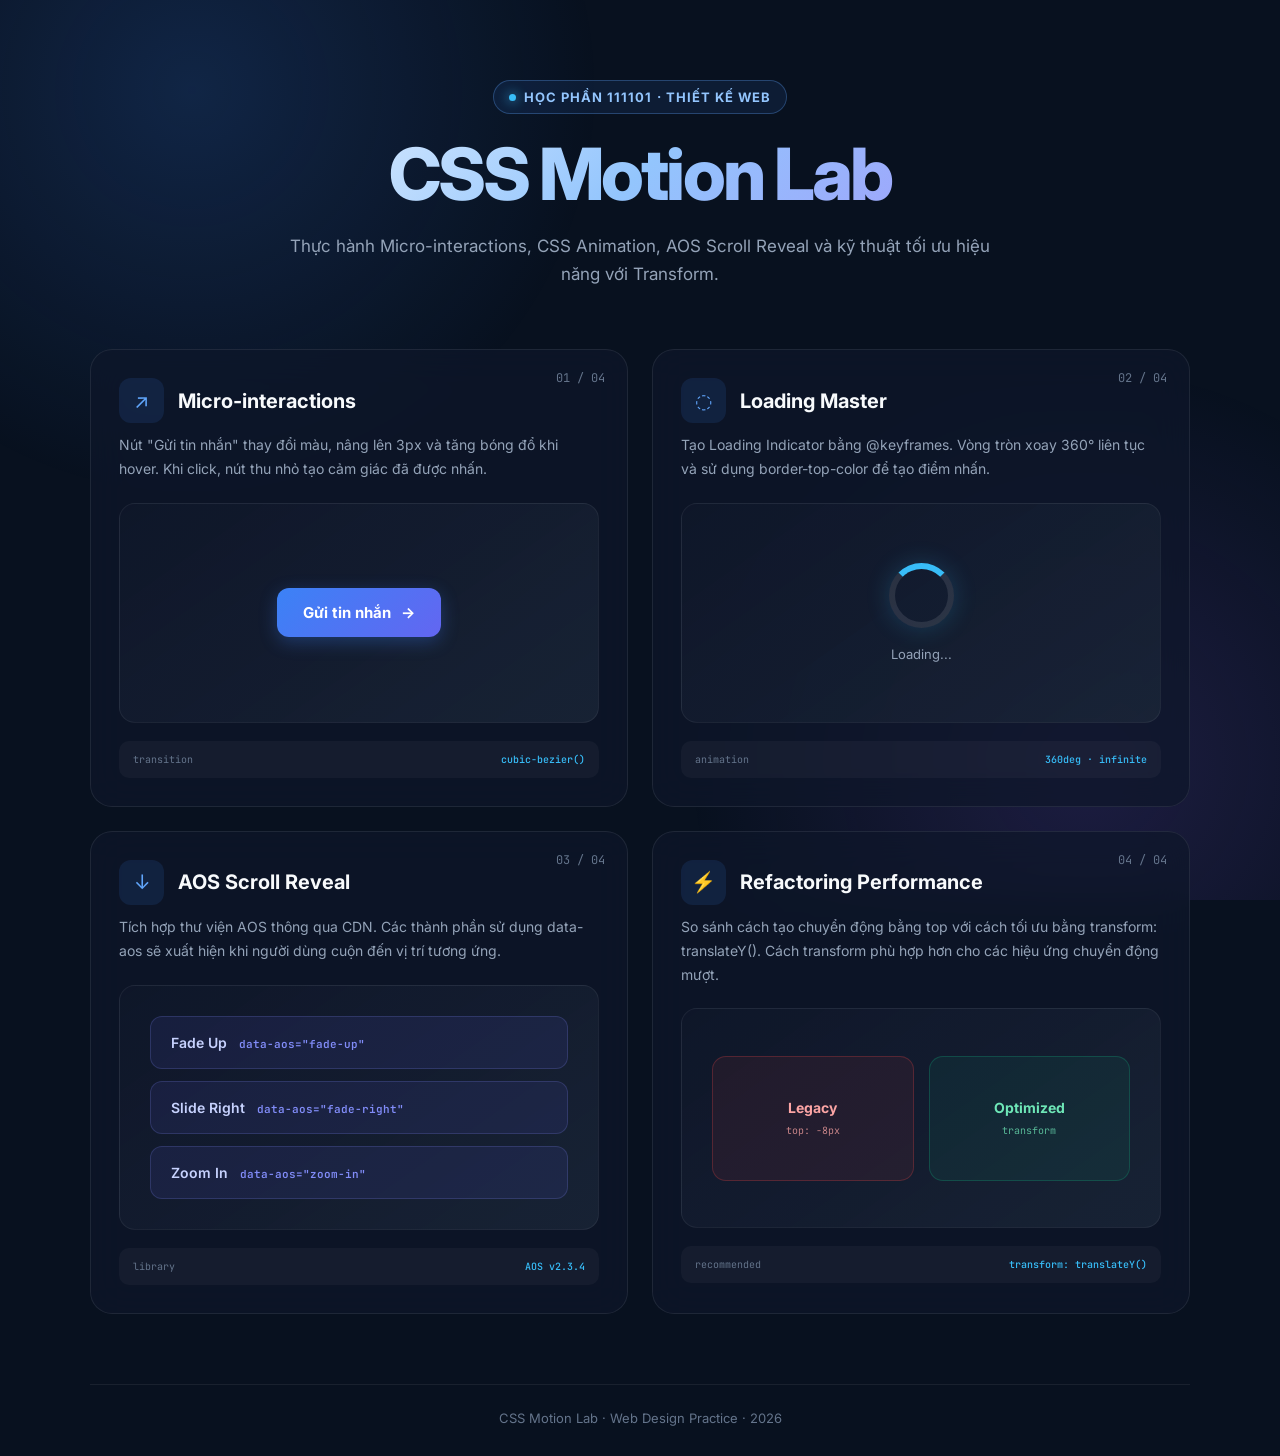
<file: Hoat_Dong1234.html>
<!DOCTYPE html>
<html lang="vi">
<head>
    <meta charset="UTF-8">
    <meta name="viewport" content="width=device-width, initial-scale=1.0">

    <title>CSS Motion Lab | Hoạt động thực hành</title>

    <!-- AOS -->
    <link
        rel="stylesheet"
        href="https://unpkg.com/aos@2.3.4/dist/aos.css"
    >

    <!-- Font -->
    <link rel="preconnect" href="https://fonts.googleapis.com">
    <link rel="preconnect" href="https://fonts.gstatic.com" crossorigin>

    <link
        href="https://fonts.googleapis.com/css2?family=Inter:wght@400;500;600;700;800&family=JetBrains+Mono:wght@400;500&display=swap"
        rel="stylesheet"
    >

    <style>

        /* ==============================
           RESET
        ============================== */

        * {
            margin: 0;
            padding: 0;
            box-sizing: border-box;
        }

        html {
            scroll-behavior: smooth;
        }

        body {
            font-family: "Inter", sans-serif;
            background: #08111f;
            color: #f8fafc;
            min-height: 100vh;
            overflow-x: hidden;
        }

        button {
            font-family: inherit;
        }

        /* ==============================
           BACKGROUND
        ============================== */

        body::before {
            content: "";
            position: fixed;
            inset: 0;
            pointer-events: none;
            background:
                radial-gradient(
                    circle at 15% 10%,
                    rgba(59, 130, 246, 0.18),
                    transparent 30%
                ),
                radial-gradient(
                    circle at 85% 85%,
                    rgba(139, 92, 246, 0.16),
                    transparent 30%
                );
            z-index: -1;
        }

        /* ==============================
           HEADER
        ============================== */

        header {
            width: min(1100px, 92%);
            margin: auto;
            padding: 80px 0 60px;
            text-align: center;
        }

        .badge {
            display: inline-flex;
            align-items: center;
            gap: 8px;
            padding: 8px 15px;
            border: 1px solid rgba(96, 165, 250, 0.3);
            border-radius: 999px;
            background: rgba(59, 130, 246, 0.1);
            color: #93c5fd;
            font-size: 13px;
            font-weight: 700;
            letter-spacing: 0.08em;
            margin-bottom: 22px;
        }

        .badge-dot {
            width: 7px;
            height: 7px;
            background: #38bdf8;
            border-radius: 50%;
            box-shadow: 0 0 12px #38bdf8;
        }

        h1 {
            font-size: clamp(2.2rem, 6vw, 4.5rem);
            line-height: 1.05;
            font-weight: 800;
            letter-spacing: -0.04em;
            background: linear-gradient(
                135deg,
                #ffffff,
                #93c5fd,
                #a78bfa
            );
            -webkit-background-clip: text;
            background-clip: text;
            color: transparent;
            margin-bottom: 20px;
        }

        .header-description {
            max-width: 720px;
            margin: auto;
            color: #94a3b8;
            font-size: 17px;
            line-height: 1.7;
        }

        /* ==============================
           MAIN
        ============================== */

        main {
            width: min(1100px, 92%);
            margin: auto;
        }

        .activities {
            display: grid;
            grid-template-columns: repeat(2, 1fr);
            gap: 24px;
        }

        /* ==============================
           CARD
        ============================== */

        .activity {
            position: relative;
            padding: 28px;
            border: 1px solid rgba(255, 255, 255, 0.08);
            border-radius: 22px;
            background: rgba(15, 23, 42, 0.72);
            backdrop-filter: blur(18px);
            -webkit-backdrop-filter: blur(18px);
            overflow: hidden;
            transition:
                transform 0.35s ease,
                border-color 0.35s ease,
                box-shadow 0.35s ease;
        }

        .activity:hover {
            transform: translateY(-5px);
            border-color: rgba(96, 165, 250, 0.35);
            box-shadow:
                0 20px 50px rgba(0, 0, 0, 0.25);
        }

        .activity-number {
            position: absolute;
            top: 20px;
            right: 22px;
            font-family: "JetBrains Mono", monospace;
            font-size: 12px;
            color: #64748b;
        }

        .activity-header {
            display: flex;
            align-items: center;
            gap: 14px;
            margin-bottom: 10px;
        }

        .activity-icon {
            width: 45px;
            height: 45px;
            display: grid;
            place-items: center;
            border-radius: 12px;
            background: rgba(59, 130, 246, 0.12);
            color: #60a5fa;
            font-size: 20px;
        }

        .activity h2 {
            font-size: 20px;
            font-weight: 700;
        }

        .activity-description {
            color: #94a3b8;
            font-size: 14px;
            line-height: 1.7;
            margin-bottom: 22px;
        }

        /* ==============================
           DEMO AREA
        ============================== */

        .demo {
            min-height: 220px;
            display: flex;
            align-items: center;
            justify-content: center;
            padding: 30px;
            border-radius: 16px;
            background:
                linear-gradient(
                    145deg,
                    rgba(15, 23, 42, 0.95),
                    rgba(30, 41, 59, 0.7)
                );
            border: 1px solid rgba(255, 255, 255, 0.06);
            margin-bottom: 18px;
        }

        .code-label {
            display: inline-block;
            padding: 8px 12px;
            border-radius: 8px;
            background: rgba(255, 255, 255, 0.04);
            color: #67e8f9;
            font-family: "JetBrains Mono", monospace;
            font-size: 11px;
        }

        /* ==============================
           ACTIVITY 1
           MICRO-INTERACTIONS
        ============================== */

        .send-button {
            position: relative;
            display: inline-flex;
            align-items: center;
            justify-content: center;
            gap: 10px;

            padding: 15px 26px;

            border: 0;
            border-radius: 12px;

            color: white;
            background: linear-gradient(
                135deg,
                #3b82f6,
                #6366f1
            );

            font-size: 15px;
            font-weight: 700;

            cursor: pointer;

            box-shadow:
                0 5px 18px rgba(59, 130, 246, 0.3);

            transition:
                transform 0.3s cubic-bezier(
                    0.34,
                    1.56,
                    0.64,
                    1
                ),
                background 0.3s ease,
                box-shadow 0.3s ease;
        }

        .send-button:hover {
            background: linear-gradient(
                135deg,
                #2563eb,
                #4f46e5
            );

            transform: translateY(-3px);

            box-shadow:
                0 12px 28px rgba(59, 130, 246, 0.42);
        }

        .send-button:active {
            transform: translateY(0) scale(0.94);

            box-shadow:
                0 3px 8px rgba(59, 130, 246, 0.25);
        }

        /* ==============================
           ACTIVITY 2
           LOADING SPINNER
        ============================== */

        .spinner-wrapper {
            display: flex;
            flex-direction: column;
            align-items: center;
            gap: 18px;
        }

        .spinner {
            width: 65px;
            height: 65px;

            border: 6px solid rgba(255, 255, 255, 0.1);
            border-top-color: #38bdf8;

            border-radius: 50%;

            animation:
                spinner-rotate 0.85s linear infinite;

            box-shadow:
                0 0 25px rgba(56, 189, 248, 0.2);
        }

        @keyframes spinner-rotate {
            from {
                transform: rotate(0deg);
            }

            to {
                transform: rotate(360deg);
            }
        }

        .loading-text {
            color: #94a3b8;
            font-size: 13px;
        }

        /* ==============================
           ACTIVITY 3
           AOS
        ============================== */

        .reveal-container {
            width: 100%;
            display: grid;
            gap: 12px;
        }

        .reveal-item {
            padding: 17px 20px;
            border-radius: 12px;

            background: rgba(99, 102, 241, 0.1);
            border: 1px solid rgba(129, 140, 248, 0.2);

            color: #c7d2fe;
            font-size: 14px;
            font-weight: 600;
        }

        .reveal-item span {
            color: #818cf8;
            font-family: "JetBrains Mono", monospace;
            font-size: 11px;
            margin-left: 8px;
        }

        /* ==============================
           ACTIVITY 4
           PERFORMANCE
        ============================== */

        .performance-demo {
            width: 100%;
            display: grid;
            grid-template-columns: 1fr 1fr;
            gap: 15px;
        }

        .performance-box {
            min-height: 125px;
            display: flex;
            flex-direction: column;
            align-items: center;
            justify-content: center;

            border-radius: 14px;

            font-size: 14px;
            font-weight: 700;

            cursor: pointer;
        }

        .performance-box small {
            margin-top: 8px;
            font-family: "JetBrains Mono", monospace;
            font-size: 10px;
            font-weight: 400;
            opacity: 0.75;
        }

        /* Cách cũ */
        .legacy {
            color: #fca5a5;
            background: rgba(239, 68, 68, 0.08);
            border: 1px solid rgba(239, 68, 68, 0.25);

            position: relative;

            transition: top 0.3s ease;
        }

        .legacy:hover {
            top: -8px;
        }

        /* Cách tối ưu */
        .optimized {
            color: #6ee7b7;
            background: rgba(16, 185, 129, 0.08);
            border: 1px solid rgba(16, 185, 129, 0.25);

            transition:
                transform 0.3s ease;
        }

        .optimized:hover {
            transform: translateY(-8px);
        }

        /* ==============================
           TECH INFO
        ============================== */

        .tech-info {
            display: flex;
            align-items: center;
            justify-content: space-between;
            gap: 10px;

            padding: 12px 14px;

            border-radius: 10px;
            background: rgba(255, 255, 255, 0.035);

            color: #64748b;

            font-family: "JetBrains Mono", monospace;
            font-size: 10px;
        }

        .tech-info strong {
            color: #38bdf8;
            font-weight: 500;
        }

        /* ==============================
           FOOTER
        ============================== */

        footer {
            width: min(1100px, 92%);
            margin: 70px auto 30px;

            padding-top: 25px;

            border-top: 1px solid rgba(255, 255, 255, 0.07);

            text-align: center;

            color: #64748b;
            font-size: 13px;
        }

        /* ==============================
           RESPONSIVE
        ============================== */

        @media (max-width: 800px) {

            .activities {
                grid-template-columns: 1fr;
            }

            header {
                padding-top: 55px;
            }

            .performance-demo {
                grid-template-columns: 1fr;
            }
        }

        @media (max-width: 500px) {

            body {
                font-size: 14px;
            }

            header {
                padding: 45px 0;
            }

            .activity {
                padding: 20px;
                border-radius: 18px;
            }

            .demo {
                padding: 20px;
            }

            .tech-info {
                flex-direction: column;
                align-items: flex-start;
            }
        }

        /* ==============================
           ACCESSIBILITY
        ============================== */

        @media (prefers-reduced-motion: reduce) {

            html {
                scroll-behavior: auto;
            }

            *,
            *::before,
            *::after {
                animation-duration: 0.01ms !important;
                animation-iteration-count: 1 !important;
                transition-duration: 0.01ms !important;
            }
        }

    </style>
</head>

<body>

    <!-- ==============================
         HEADER
    ============================== -->

    <header data-aos="fade-down">

        <div class="badge">
            <span class="badge-dot"></span>
            HỌC PHẦN 111101 · THIẾT KẾ WEB
        </div>

        <h1>CSS Motion Lab</h1>

        <p class="header-description">
            Thực hành Micro-interactions, CSS Animation,
            AOS Scroll Reveal và kỹ thuật tối ưu hiệu năng
            với Transform.
        </p>

    </header>


    <!-- ==============================
         MAIN
    ============================== -->

    <main>

        <div class="activities">


            <!-- ==========================
                 HOẠT ĐỘNG 1
            =========================== -->

            <section
                class="activity"
                data-aos="fade-up"
            >

                <span class="activity-number">
                    01 / 04
                </span>

                <div class="activity-header">

                    <div class="activity-icon">
                        ↗
                    </div>

                    <h2>
                        Micro-interactions
                    </h2>

                </div>

                <p class="activity-description">
                    Nút "Gửi tin nhắn" thay đổi màu,
                    nâng lên 3px và tăng bóng đổ khi
                    hover. Khi click, nút thu nhỏ tạo
                    cảm giác đã được nhấn.
                </p>

                <div class="demo">

                    <button
                        class="send-button"
                        type="button"
                    >

                        <span>
                            Gửi tin nhắn
                        </span>

                        <span>
                            →
                        </span>

                    </button>

                </div>

                <div class="tech-info">

                    <span>
                        transition
                    </span>

                    <strong>
                        cubic-bezier()
                    </strong>

                </div>

            </section>


            <!-- ==========================
                 HOẠT ĐỘNG 2
            =========================== -->

            <section
                class="activity"
                data-aos="fade-up"
                data-aos-delay="100"
            >

                <span class="activity-number">
                    02 / 04
                </span>

                <div class="activity-header">

                    <div class="activity-icon">
                        ◌
                    </div>

                    <h2>
                        Loading Master
                    </h2>

                </div>

                <p class="activity-description">
                    Tạo Loading Indicator bằng
                    @keyframes. Vòng tròn xoay 360°
                    liên tục và sử dụng
                    border-top-color để tạo điểm nhấn.
                </p>

                <div class="demo">

                    <div class="spinner-wrapper">

                        <div
                            class="spinner"
                            aria-label="Loading"
                        ></div>

                        <div class="loading-text">
                            Loading...
                        </div>

                    </div>

                </div>

                <div class="tech-info">

                    <span>
                        animation
                    </span>

                    <strong>
                        360deg · infinite
                    </strong>

                </div>

            </section>


            <!-- ==========================
                 HOẠT ĐỘNG 3
            =========================== -->

            <section
                class="activity"
                data-aos="fade-up"
                data-aos-delay="200"
            >

                <span class="activity-number">
                    03 / 04
                </span>

                <div class="activity-header">

                    <div class="activity-icon">
                        ↓
                    </div>

                    <h2>
                        AOS Scroll Reveal
                    </h2>

                </div>

                <p class="activity-description">
                    Tích hợp thư viện AOS thông qua CDN.
                    Các thành phần sử dụng data-aos sẽ
                    xuất hiện khi người dùng cuộn đến
                    vị trí tương ứng.
                </p>

                <div class="demo">

                    <div class="reveal-container">

                        <div
                            class="reveal-item"
                            data-aos="fade-up"
                            data-aos-duration="700"
                        >
                            Fade Up
                            <span>
                                data-aos="fade-up"
                            </span>
                        </div>

                        <div
                            class="reveal-item"
                            data-aos="fade-right"
                            data-aos-duration="700"
                            data-aos-delay="150"
                        >
                            Slide Right
                            <span>
                                data-aos="fade-right"
                            </span>
                        </div>

                        <div
                            class="reveal-item"
                            data-aos="zoom-in"
                            data-aos-duration="700"
                            data-aos-delay="300"
                        >
                            Zoom In
                            <span>
                                data-aos="zoom-in"
                            </span>
                        </div>

                    </div>

                </div>

                <div class="tech-info">

                    <span>
                        library
                    </span>

                    <strong>
                        AOS v2.3.4
                    </strong>

                </div>

            </section>


            <!-- ==========================
                 HOẠT ĐỘNG 4
            =========================== -->

            <section
                class="activity"
                data-aos="fade-up"
                data-aos-delay="300"
            >

                <span class="activity-number">
                    04 / 04
                </span>

                <div class="activity-header">

                    <div class="activity-icon">
                        ⚡
                    </div>

                    <h2>
                        Refactoring Performance
                    </h2>

                </div>

                <p class="activity-description">
                    So sánh cách tạo chuyển động bằng
                    top với cách tối ưu bằng
                    transform: translateY().
                    Cách transform phù hợp hơn cho
                    các hiệu ứng chuyển động mượt.
                </p>

                <div class="demo">

                    <div class="performance-demo">

                        <!-- Cách cũ -->

                        <div class="performance-box legacy">

                            <span>
                                Legacy
                            </span>

                            <small>
                                top: -8px
                            </small>

                        </div>


                        <!-- Cách tối ưu -->

                        <div class="performance-box optimized">

                            <span>
                                Optimized
                            </span>

                            <small>
                                transform
                            </small>

                        </div>

                    </div>

                </div>

                <div class="tech-info">

                    <span>
                        recommended
                    </span>

                    <strong>
                        transform: translateY()
                    </strong>

                </div>

            </section>


        </div>

    </main>


    <!-- ==============================
         FOOTER
    ============================== -->

    <footer>

        <p>
            CSS Motion Lab · Web Design Practice · 2026
        </p>

    </footer>


    <!-- ==============================
         AOS JAVASCRIPT
    ============================== -->

    <script
        src="https://unpkg.com/aos@2.3.4/dist/aos.js">
    </script>

    <script>

        AOS.init({

            duration: 800,

            easing: "ease-out-cubic",

            once: true,

            offset: 80

        });

    </script>

</body>
</html>
</file>
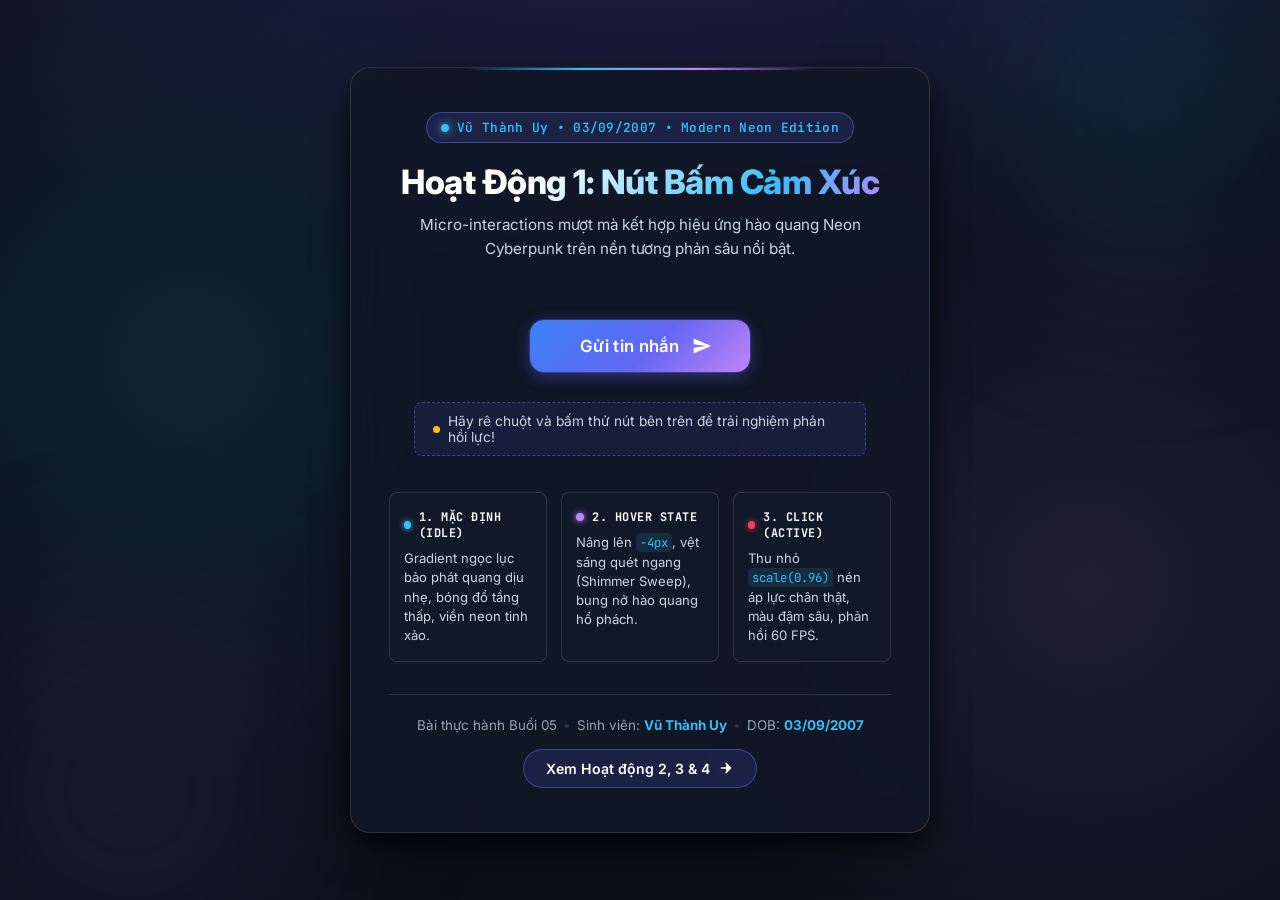
<file: hoatdong1.html>
<!DOCTYPE html>
<html lang="vi">

<head>
  <meta charset="UTF-8">
  <meta name="viewport" content="width=device-width, initial-scale=1.0">
  <title>Vũ Thành Uy (03/09/2007) | Hoạt động 1: Micro-interactions Nút Bấm Cảm Xúc</title>

  <!-- Google Fonts: Inter & JetBrains Mono -->
  <link rel="preconnect" href="https://fonts.googleapis.com">
  <link rel="preconnect" href="https://fonts.gstatic.com" crossorigin>
  <link
    href="https://fonts.googleapis.com/css2?family=Inter:wght@400;500;600;700;800&family=JetBrains+Mono:wght@400;500;600;700&display=swap"
    rel="stylesheet">

  <!-- Link CSS Hoạt động 1 -->
  <link rel="stylesheet" href="hoatdong1.css">
</head>

<body>

  <!-- Background Cyber Ambient Glows -->
  <div class="ambient-glow glow-1"></div>
  <div class="ambient-glow glow-2"></div>

  <!-- Card trung tâm hiển thị Hoạt động 1 -->
  <main class="demo-card">

    <!-- Header & Thông tin sinh viên cá nhân hóa -->
    <header class="demo-header">
      <div class="student-badge">
        <span class="badge-pulse"></span>
        <span>Vũ Thành Uy • 03/09/2007 • Modern Neon Edition</span>
      </div>

      <h1>Hoạt Động 1: Nút Bấm Cảm Xúc</h1>
      <p class="demo-subtitle">
        Micro-interactions mượt mà kết hợp hiệu ứng hào quang Neon Cyberpunk trên nền tương phản sâu nổi bật.
      </p>
    </header>

    <!-- Sân khấu nút bấm tương tác chính -->
    <div class="button-stage">
      <button type="button" class="btn-send" id="btnSend" aria-label="Gửi tin nhắn">
        <span class="btn-glow-layer"></span>
        <span class="btn-text">Gửi tin nhắn</span>
        <svg class="btn-icon" viewBox="0 0 24 24" aria-hidden="true">
          <path d="M2.01 21L23 12 2.01 3 2 10l15 2-15 2z" />
        </svg>
      </button>
    </div>

    <!-- Phản hồi trạng thái tương tác trực tiếp khi người dùng click -->
    <div class="click-feedback" id="clickFeedback">
      <span class="feedback-dot"></span>
      <span id="feedbackText">Hãy rê chuột và bấm thử nút bên trên để trải nghiệm phản hồi lực!</span>
    </div>

    <!-- Bảng phân tích 3 trạng thái Micro-interactions (Yêu cầu đề bài) -->
    <div class="state-guides">
      <!-- 1. Trạng thái Mặc định -->
      <div class="state-item">
        <div class="state-header">
          <span class="state-dot dot-idle"></span>
          <span class="state-badge">1. Mặc định (Idle)</span>
        </div>
        <p>Gradient ngọc lục bảo phát quang dịu nhẹ, bóng đổ tầng thấp, viền neon tinh xảo.</p>
      </div>

      <!-- 2. Trạng thái Rê chuột (Hover) -->
      <div class="state-item">
        <div class="state-header">
          <span class="state-dot dot-hover"></span>
          <span class="state-badge">2. Hover State</span>
        </div>
        <p>Nâng lên <code>-4px</code>, vệt sáng quét ngang (Shimmer Sweep), bung nở hào quang hổ phách.</p>
      </div>

      <!-- 3. Trạng thái Nhấn giữ (Active) -->
      <div class="state-item">
        <div class="state-header">
          <span class="state-dot dot-active"></span>
          <span class="state-badge">3. Click (Active)</span>
        </div>
        <p>Thu nhỏ <code>scale(0.96)</code> nén áp lực chân thật, màu đậm sâu, phản hồi 60 FPS.</p>
      </div>
    </div>

    <!-- Thanh chuyển tiếp sang các Hoạt động 2, 3, 4 -->
    <footer class="demo-footer">
      <div class="author-info">
        <span>Bài thực hành Buổi 05</span>
        <span class="separator">•</span>
        <span>Sinh viên: <strong>Vũ Thành Uy</strong></span>
        <span class="separator">•</span>
        <span>DOB: <strong>03/09/2007</strong></span>
      </div>
      <a href="hoatdong234.html" class="nav-switch-btn">
        <span>Xem Hoạt động 2, 3 &amp; 4</span>
        <svg viewBox="0 0 24 24" width="16" height="16" fill="currentColor">
          <path d="M5 12h14M12 5l7 7-7 7" stroke="currentColor" stroke-width="2" stroke-linecap="round"
            stroke-linejoin="round" />
        </svg>
      </a>
    </footer>

  </main>

  <!-- Script phản hồi tương tác sinh động -->
  <script>
    const btnSend = document.getElementById('btnSend');
    const feedbackText = document.getElementById('feedbackText');
    let clickCount = 0;

    btnSend.addEventListener('click', () => {
      clickCount++;
      btnSend.classList.add('is-clicked');
      feedbackText.innerHTML = `✨ Đã kích hoạt <strong>Lực nhấn thứ ${clickCount}</strong>! Chuyển động mượt mà đạt chuẩn 60 FPS.`;

      setTimeout(() => {
        btnSend.classList.remove('is-clicked');
      }, 350);
    });
  </script>

</body>

</html>
</file>
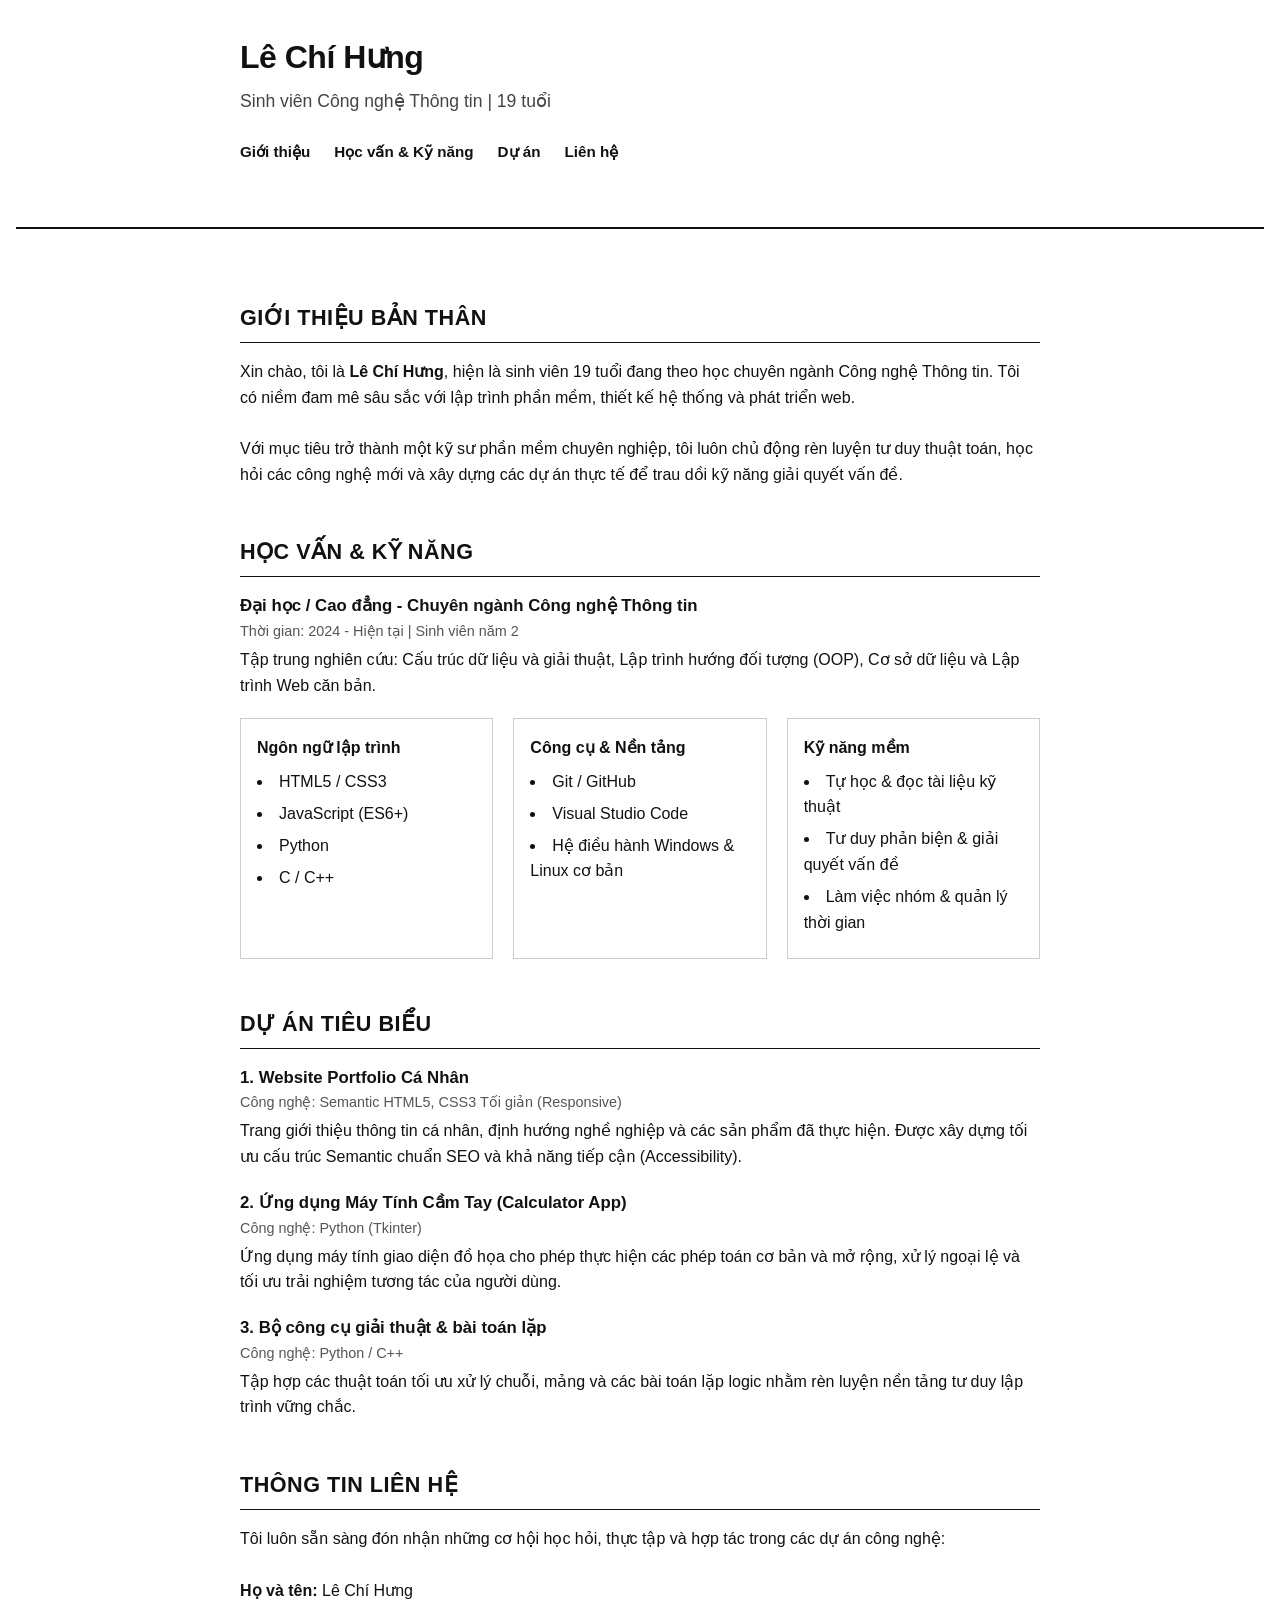
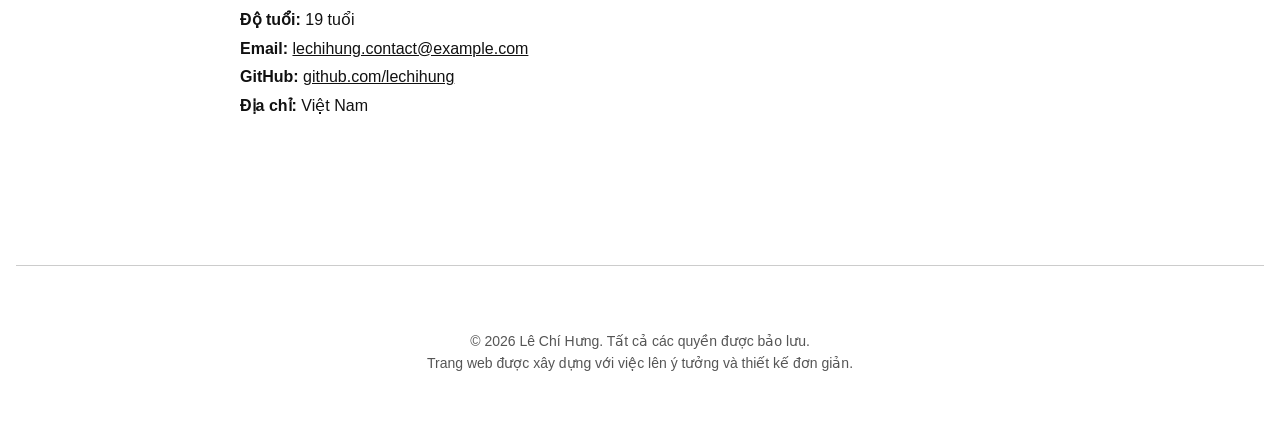
<file: index1.html>
<!DOCTYPE html>
<html lang="vi">
<head>
    <meta charset="UTF-8">
    <meta name="viewport" content="width=device-width, initial-scale=1.0">
    <meta name="description" content="Portfolio cá nhân của Lê Chí Hưng - Sinh viên Công nghệ thông tin">
    <title>Lê Chí Hưng | Portfolio</title>
    <style>
        /* ============================================================
           CSS RESET & PHONG CÁCH TỐI GIẢN (NỀN TRẮNG CHỮ ĐEN)
           Đảm bảo tính dễ đọc, chuẩn typography và bố cục sạch sẽ
           ============================================================ */
        * {
            margin: 0;
            padding: 0;
            box-sizing: border-box;
        }

        body {
            font-family: -apple-system, BlinkMacSystemFont, "Segoe UI", Roboto, "Helvetica Neue", Arial, sans-serif;
            background-color: #ffffff;
            color: #111111;
            line-height: 1.6;
            padding: 0 1rem;
        }

        .container {
            max-width: 800px;
            margin: 0 auto;
            padding: 2rem 0;
        }

        /* HEADER & NAVIGATION */
        header {
            border-bottom: 2px solid #111111;
            padding-bottom: 1.5rem;
            margin-bottom: 2.5rem;
        }

        .site-title {
            font-size: 2rem;
            font-weight: 700;
            letter-spacing: -0.5px;
            margin-bottom: 0.25rem;
        }

        .site-subtitle {
            font-size: 1.1rem;
            color: #444444;
            margin-bottom: 1rem;
        }

        nav ul {
            display: flex;
            gap: 1.5rem;
            list-style: none;
            padding-top: 0.5rem;
        }

        nav a {
            color: #111111;
            text-decoration: none;
            font-weight: 600;
            font-size: 0.95rem;
            border-bottom: 1px solid transparent;
            transition: border-color 0.2s ease;
        }

        nav a:hover,
        nav a:focus {
            border-bottom: 1px solid #111111;
        }

        /* MAIN & SECTIONS */
        section {
            margin-bottom: 3rem;
        }

        section h2 {
            font-size: 1.35rem;
            text-transform: uppercase;
            letter-spacing: 0.5px;
            border-bottom: 1px solid #111111;
            padding-bottom: 0.4rem;
            margin-bottom: 1rem;
        }

        /* DANH SÁCH & NỘI DUNG */
        ul {
            list-style-position: inside;
            margin-top: 0.5rem;
        }

        li {
            margin-bottom: 0.4rem;
        }

        .item-block {
            margin-bottom: 1.25rem;
        }

        .item-title {
            font-weight: 600;
            font-size: 1.05rem;
        }

        .item-meta {
            font-size: 0.9rem;
            color: #555555;
            margin-bottom: 0.25rem;
        }

        /* BẢNG KỸ NĂNG */
        .skills-grid {
            display: grid;
            grid-template-columns: repeat(auto-fit, minmax(220px, 1fr));
            gap: 1.25rem;
            margin-top: 0.75rem;
        }

        .skill-category {
            border: 1px solid #cccccc;
            padding: 1rem;
        }

        .skill-category h3 {
            font-size: 1rem;
            margin-bottom: 0.5rem;
            font-weight: 600;
        }

        /* LIÊN HỆ */
        address {
            font-style: normal;
            line-height: 1.8;
        }

        address a {
            color: #111111;
            text-decoration: underline;
        }

        /* FOOTER */
        footer {
            border-top: 1px solid #cccccc;
            padding: 2rem 0;
            text-align: center;
            font-size: 0.875rem;
            color: #555555;
            margin-top: 4rem;
        }

        @media (max-width: 600px) {
            nav ul {
                flex-wrap: wrap;
                gap: 0.75rem 1.25rem;
            }
        }
    </style>
</head>
<body>

    <!--
      ==========================================================================
      1. THẺ <header>:
      - Vai trò Semantic: Đại diện cho phần mở đầu hoặc phần đầu trang của tài liệu (hoặc của một section).
      - Chức năng: Thường chứa logo, tên trang, tiêu đề chính (h1), slogan và thanh điều hướng chính.
      - Tầm quan trọng: Giúp công cụ tìm kiếm (SEO) và thiết bị hỗ trợ tiếp cận (Screen Readers)
        nhận biết ngay đây là vùng chứa thông tin định danh của website.
      ==========================================================================
    -->
    <header>
        <div class="container">
            <h1 class="site-title">Lê Chí Hưng</h1>
            <p class="site-subtitle">Sinh viên Công nghệ Thông tin | 19 tuổi</p>

            <!--
              ======================================================================
              2. THẺ <nav>:
              - Vai trò Semantic: Xác định vùng chứa các liên kết điều hướng quan trọng của trang.
              - Chức năng: Chứa danh sách các liên kết nội bộ (nhảy đến các section) hoặc ngoại bộ.
              - Tầm quan trọng: Trình đọc màn hình (Screen Reader) có thể cung cấp phím tắt
                cho người khiếm thị bỏ qua nội dung này hoặc chuyển thẳng đến vùng điều hướng.
              ======================================================================
            -->
            <nav aria-label="Điều hướng chính">
                <ul>
                    <li><a href="#about">Giới thiệu</a></li>
                    <li><a href="#education-skills">Học vấn & Kỹ năng</a></li>
                    <li><a href="#projects">Dự án</a></li>
                    <li><a href="#contact">Liên hệ</a></li>
                </ul>
            </nav>
        </div>
    </header>

    <!--
      ==========================================================================
      3. THẺ <main>:
      - Vai trò Semantic: Đại diện cho phần nội dung trung tâm, độc nhất và quan trọng nhất của trang.
      - Quy chuẩn: Trong một tài liệu HTML chuẩn, chỉ nên có DUY NHẤT một thẻ <main> không bị ẩn.
        Thẻ này KHÔNG được chứa các thành phần lặp lại trên nhiều trang (như logo, nav, footer bản quyền).
      - Tầm quan trọng: Tối ưu SEO mạnh mẽ vì bot tìm kiếm sẽ tập trung lấy chỉ mục nội dung ở đây.
      ==========================================================================
    -->
    <main class="container">

        <!--
          ======================================================================
          4. THẺ <section> (Section 1: Giới thiệu bản thân):
          - Vai trò Semantic: Đại diện cho một phân đoạn tài liệu theo chủ đề cụ thể.
          - Quy chuẩn: Một <section> hợp lệ về mặt ngữ nghĩa nên luôn bắt đầu bằng một tiêu đề (h2 - h6).
          - Chức năng: Nhóm các thông tin tổng quan, tiểu sử và định hướng phát triển bản thân.
          ======================================================================
        -->
        <section id="about">
            <h2>Giới thiệu bản thân</h2>
            <p>
                Xin chào, tôi là <strong>Lê Chí Hưng</strong>, hiện là sinh viên 19 tuổi đang theo học chuyên ngành 
                Công nghệ Thông tin. Tôi có niềm đam mê sâu sắc với lập trình phần mềm, thiết kế hệ thống và phát triển web.
            </p>
            <br>
            <p>
                Với mục tiêu trở thành một kỹ sư phần mềm chuyên nghiệp, tôi luôn chủ động rèn luyện tư duy thuật toán, 
                học hỏi các công nghệ mới và xây dựng các dự án thực tế để trau dồi kỹ năng giải quyết vấn đề.
            </p>
        </section>

        <!--
          ======================================================================
          5. THẺ <section> (Section 2: Học vấn & Kỹ năng):
          - Vai trò Semantic: Nhóm toàn bộ thông tin liên quan đến quá trình đào tạo và năng lực kỹ thuật.
          - Chức năng: Giúp nhà tuyển dụng hoặc người xem nắm bắt nhanh trình độ và chuyên môn.
          ======================================================================
        -->
        <section id="education-skills">
            <h2>Học vấn & Kỹ năng</h2>

            <div class="item-block">
                <h3 class="item-title">Đại học / Cao đẳng - Chuyên ngành Công nghệ Thông tin</h3>
                <p class="item-meta">Thời gian: 2024 - Hiện tại | Sinh viên năm 2</p>
                <p>Tập trung nghiên cứu: Cấu trúc dữ liệu và giải thuật, Lập trình hướng đối tượng (OOP), Cơ sở dữ liệu và Lập trình Web căn bản.</p>
            </div>

            <div class="skills-grid">
                <div class="skill-category">
                    <h3>Ngôn ngữ lập trình</h3>
                    <ul>
                        <li>HTML5 / CSS3</li>
                        <li>JavaScript (ES6+)</li>
                        <li>Python</li>
                        <li>C / C++</li>
                    </ul>
                </div>

                <div class="skill-category">
                    <h3>Công cụ & Nền tảng</h3>
                    <ul>
                        <li>Git / GitHub</li>
                        <li>Visual Studio Code</li>
                        <li>Hệ điều hành Windows & Linux cơ bản</li>
                    </ul>
                </div>

                <div class="skill-category">
                    <h3>Kỹ năng mềm</h3>
                    <ul>
                        <li>Tự học & đọc tài liệu kỹ thuật</li>
                        <li>Tư duy phản biện & giải quyết vấn đề</li>
                        <li>Làm việc nhóm & quản lý thời gian</li>
                    </ul>
                </div>
            </div>
        </section>

        <!--
          ======================================================================
          6. THẺ <section> (Section 3: Dự án cá nhân):
          - Vai trò Semantic: Nhóm các sản phẩm hoặc bài tập lập trình tiêu biểu đã thực hiện.
          - Có thể kết hợp thêm thẻ <article> bên trong: mỗi dự án là một đơn vị nội dung độc lập,
            có thể tồn tại độc lập mà vẫn có nghĩa.
          ======================================================================
        -->
        <section id="projects">
            <h2>Dự án tiêu biểu</h2>

            <!--
              THẺ <article>:
              - Đại diện cho một bài viết, mục tin tức hoặc một sản phẩm độc lập có thể phân phối độc lập.
            -->
            <article class="item-block">
                <h3 class="item-title">1. Website Portfolio Cá Nhân</h3>
                <p class="item-meta">Công nghệ: Semantic HTML5, CSS3 Tối giản (Responsive)</p>
                <p>
                    Trang giới thiệu thông tin cá nhân, định hướng nghề nghiệp và các sản phẩm đã thực hiện.
                    Được xây dựng tối ưu cấu trúc Semantic chuẩn SEO và khả năng tiếp cận (Accessibility).
                </p>
            </article>

            <article class="item-block">
                <h3 class="item-title">2. Ứng dụng Máy Tính Cầm Tay (Calculator App)</h3>
                <p class="item-meta">Công nghệ: Python (Tkinter)</p>
                <p>
                    Ứng dụng máy tính giao diện đồ họa cho phép thực hiện các phép toán cơ bản và mở rộng, 
                    xử lý ngoại lệ và tối ưu trải nghiệm tương tác của người dùng.
                </p>
            </article>

            <article class="item-block">
                <h3 class="item-title">3. Bộ công cụ giải thuật & bài toán lặp</h3>
                <p class="item-meta">Công nghệ: Python / C++</p>
                <p>
                    Tập hợp các thuật toán tối ưu xử lý chuỗi, mảng và các bài toán lặp logic nhằm rèn luyện 
                    nền tảng tư duy lập trình vững chắc.
                </p>
            </article>
        </section>

        <!--
          ======================================================================
          7. THẺ <section> (Section 4: Thông tin liên hệ):
          - Vai trò Semantic: Khu vực cung cấp phương thức liên lạc.
          - Kết hợp với thẻ <address>: Thẻ ngữ nghĩa chuyên dụng để chứa thông tin liên hệ của tác giả.
          ======================================================================
        -->
        <section id="contact">
            <h2>Thông tin liên hệ</h2>
            <p>Tôi luôn sẵn sàng đón nhận những cơ hội học hỏi, thực tập và hợp tác trong các dự án công nghệ:</p>
            <br>
            <!--
              THẺ <address>:
              - Xác định thông tin liên hệ (email, số điện thoại, địa chỉ, tài khoản xã hội) của tác giả/chủ sở hữu tài liệu.
            -->
            <address>
                <p><strong>Họ và tên:</strong> Lê Chí Hưng</p>
                <p><strong>Độ tuổi:</strong> 19 tuổi</p>
                <p><strong>Email:</strong> <a href="mailto:lechihung.contact@example.com">lechihung.contact@example.com</a></p>
                <p><strong>GitHub:</strong> <a href="https://github.com" target="_blank" rel="noopener noreferrer">github.com/lechihung</a></p>
                <p><strong>Địa chỉ:</strong> Việt Nam</p>
            </address>
        </section>

    </main>

    <!--
      ==========================================================================
      8. THẺ <footer>:
      - Vai trò Semantic: Đại diện cho phần chân trang của tài liệu hoặc section.
      - Chức năng: Chứa thông tin bản quyền (copyright), ghi chú pháp lý, ngày tháng cập nhật,
        hoặc các liên kết bổ sung.
      - Tầm quan trọng: Cung cấp điểm kết thúc rõ ràng cho trang và các thông tin pháp lý tiêu chuẩn.
      ==========================================================================
    -->
    <footer>
        <div class="container">
            <p>&copy; 2026 Lê Chí Hưng. Tất cả các quyền được bảo lưu.</p>
            <p>Trang web được xây dựng với việc lên ý tưởng và thiết kế đơn giản.</p>
        </div>
    </footer>

</body>
</html>
</file>
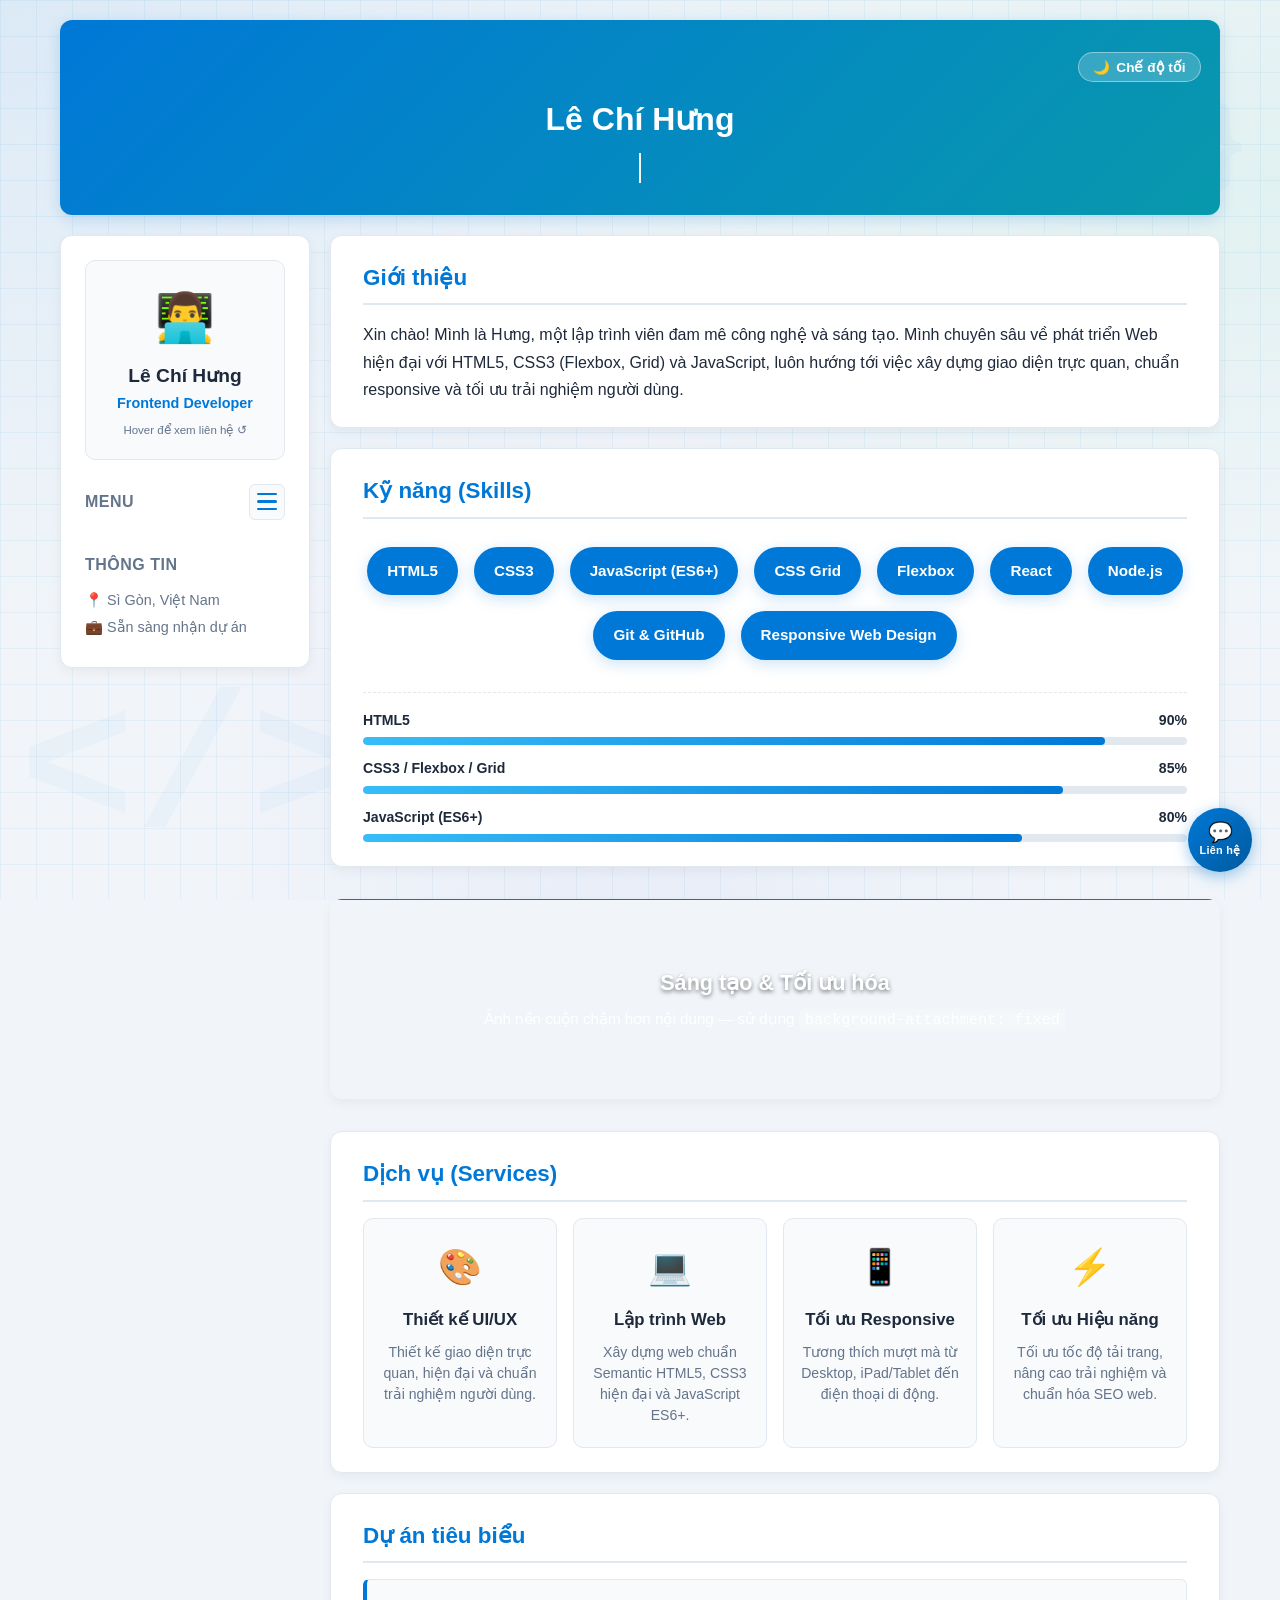
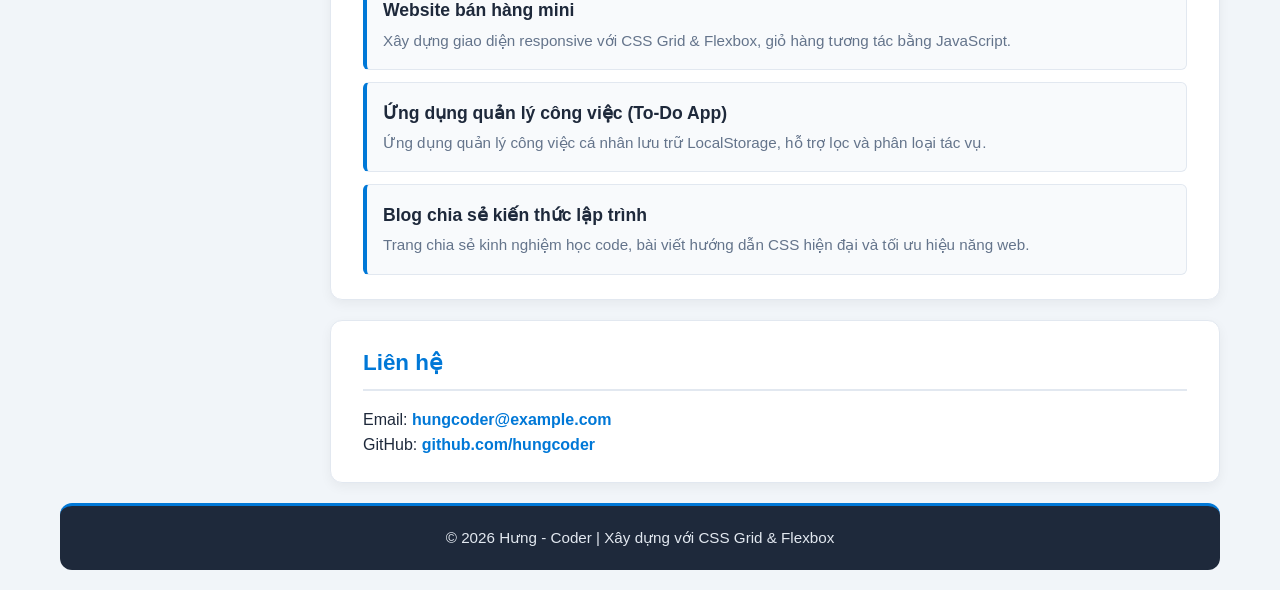
<file: portfolio.html>
<!DOCTYPE html>
<html lang="vi">
<head>
  <meta charset="UTF-8">
  <meta name="viewport" content="width=device-width, initial-scale=1.0">
  <title>Portfolio của Hưng - Coder</title>
  <link rel="stylesheet" href="portfolio.css">
</head>
<body>
  <div class="container">
    <!-- Header tích hợp [Nút chỉnh sáng tối] và [Hiệu ứng 3: TYPING EFFECT bằng CSS thuần] -->
    <header>
      <div class="header-top-bar">
        <button id="theme-toggle" class="theme-toggle-btn" aria-label="Chuyển chế độ sáng/tối" title="Chuyển chế độ sáng/tối">
          <span class="theme-icon">🌙</span>
          <span class="theme-text">Chế độ tối</span>
        </button>
      </div>
      <h1>Lê Chí Hưng</h1>
      <div class="typing-container">
        <p class="typing-text">Tôi là một Web Developer...</p>
      </div>
    </header>

    <aside>
      <!-- [Hiệu ứng 2: CARD FLIP EFFECT - lật rotateY(180deg) khi hover] -->
      <div class="profile-card">
        <div class="card-flip-inner">
          <div class="card-flip-front">
            <div class="avatar">👨‍💻</div>
            <h3>Lê Chí Hưng</h3>
            <p class="role">Frontend Developer</p>
            <span class="flip-hint">Hover để xem liên hệ ↺</span>
          </div>
          <div class="card-flip-back">
            <h4>Thông tin liên hệ</h4>
            <p>📧 hungcoder@example.com</p>
            <p>🌐 github.com/hungcoder</p>
            <p>📍 TP. Hồ Chí Minh</p>
          </div>
        </div>
      </div>

      <nav class="sidebar-nav">
        <!-- [Hiệu ứng 5: MODERN HAMBURGER MENU biến thành 'X' mượt mà & Đóng/Mở menu] -->
        <input type="checkbox" id="menu-toggle" class="menu-checkbox" aria-label="Mở/Đóng menu">
        <div class="sidebar-header-row">
          <h4>Menu</h4>
          <label for="menu-toggle" class="hamburger-btn" title="Bấm để Mở/Đóng Menu">
            <span class="bar bar-1"></span>
            <span class="bar bar-2"></span>
            <span class="bar bar-3"></span>
          </label>
        </div>
        <ul id="nav-list">
          <li><a href="#about">Giới thiệu</a></li>
          <li><a href="#skills" class="active">Kỹ năng</a></li>
          <li><a href="#services">Dịch vụ</a></li>
          <li><a href="#projects">Dự án</a></li>
          <li><a href="#contact">Liên hệ</a></li>
        </ul>
      </nav>

      <div class="sidebar-info">
        <h4>Thông tin</h4>
        <p>📍 Sì Gòn, Việt Nam</p>
        <p>💼 Sẵn sàng nhận dự án</p>
      </div>
    </aside>

    <!-- Main Content bên phải chiếm phần còn lại -->
    <main>
      <section id="about" class="content-box">
        <h2>Giới thiệu</h2>
        <p class="about-desc">
          Xin chào! Mình là Hưng, một lập trình viên đam mê công nghệ và sáng tạo. 
          Mình chuyên sâu về phát triển Web hiện đại với HTML5, CSS3 (Flexbox, Grid) và JavaScript, 
          luôn hướng tới việc xây dựng giao diện trực quan, chuẩn responsive và tối ưu trải nghiệm người dùng.
        </p>
      </section>

      <!-- [Hiệu ứng 6: SKILL BAR ANIMATION - chạy từ 0% đến đích khi tải trang] -->
      <section id="skills" class="content-box">
        <h2>Kỹ năng (Skills)</h2>
        <div class="skills">
          <div class="skill">HTML5</div>
          <div class="skill">CSS3</div>
          <div class="skill">JavaScript (ES6+)</div>
          <div class="skill">CSS Grid</div>
          <div class="skill">Flexbox</div>
          <div class="skill">React</div>
          <div class="skill">Node.js</div>
          <div class="skill">Git &amp; GitHub</div>
          <div class="skill">Responsive Web Design</div>
        </div>

        <div class="skill-bars">
          <div class="skill-bar-item">
            <div class="skill-bar-header">
              <span>HTML5</span>
              <span>90%</span>
            </div>
            <div class="skill-bar-track">
              <div class="skill-bar-fill fill-html"></div>
            </div>
          </div>
          <div class="skill-bar-item">
            <div class="skill-bar-header">
              <span>CSS3 / Flexbox / Grid</span>
              <span>85%</span>
            </div>
            <div class="skill-bar-track">
              <div class="skill-bar-fill fill-css"></div>
            </div>
          </div>
          <div class="skill-bar-item">
            <div class="skill-bar-header">
              <span>JavaScript (ES6+)</span>
              <span>80%</span>
            </div>
            <div class="skill-bar-track">
              <div class="skill-bar-fill fill-js"></div>
            </div>
          </div>
        </div>
      </section>

      <!-- [Hiệu ứng 4: PARALLAX IMAGE banner với background-attachment: fixed] -->
      <section class="parallax-banner">
        <div class="parallax-overlay">
          <h3>Sáng tạo &amp; Tối ưu hóa</h3>
          <p>Ảnh nền cuộn chậm hơn nội dung — sử dụng <code>background-attachment: fixed</code></p>
        </div>
      </section>

      <!-- Khu vực Dịch vụ (Services) - Breakpoint Challenge (4 cột -> 2 cột -> 1 cột) -->
      <section id="services" class="content-box">
        <h2>Dịch vụ (Services)</h2>
        <div class="services-grid">
          <div class="service-card">
            <div class="service-icon">🎨</div>
            <h3>Thiết kế UI/UX</h3>
            <p>Thiết kế giao diện trực quan, hiện đại và chuẩn trải nghiệm người dùng.</p>
          </div>
          <div class="service-card">
            <div class="service-icon">💻</div>
            <h3>Lập trình Web</h3>
            <p>Xây dựng web chuẩn Semantic HTML5, CSS3 hiện đại và JavaScript ES6+.</p>
          </div>
          <div class="service-card">
            <div class="service-icon">📱</div>
            <h3>Tối ưu Responsive</h3>
            <p>Tương thích mượt mà từ Desktop, iPad/Tablet đến điện thoại di động.</p>
          </div>
          <div class="service-card">
            <div class="service-icon">⚡</div>
            <h3>Tối ưu Hiệu năng</h3>
            <p>Tối ưu tốc độ tải trang, nâng cao trải nghiệm và chuẩn hóa SEO web.</p>
          </div>
        </div>
      </section>

      <!-- Dự án tiêu biểu -->
      <section id="projects" class="content-box">
        <h2>Dự án tiêu biểu</h2>
        <ul class="project-list">
          <li>
            <h3>Website bán hàng mini</h3>
            <p>Xây dựng giao diện responsive với CSS Grid &amp; Flexbox, giỏ hàng tương tác bằng JavaScript.</p>
          </li>
          <li>
            <h3>Ứng dụng quản lý công việc (To-Do App)</h3>
            <p>Ứng dụng quản lý công việc cá nhân lưu trữ LocalStorage, hỗ trợ lọc và phân loại tác vụ.</p>
          </li>
          <li>
            <h3>Blog chia sẻ kiến thức lập trình</h3>
            <p>Trang chia sẻ kinh nghiệm học code, bài viết hướng dẫn CSS hiện đại và tối ưu hiệu năng web.</p>
          </li>
        </ul>
      </section>

      <!-- Liên hệ -->
      <section id="contact" class="content-box">
        <h2>Liên hệ</h2>
        <p>Email: <a href="mailto:hungcoder@example.com">hungcoder@example.com</a></p>
        <p>GitHub: <a href="https://github.com/hungcoder" target="_blank">github.com/hungcoder</a></p>
      </section>
    </main>

    <!-- Footer dưới cùng chiếm toàn bộ chiều ngang -->
    <footer>
      <p>© 2026 Hưng - Coder | Xây dựng với CSS Grid &amp; Flexbox</p>
    </footer>
  </div>

  <!-- [Hiệu ứng 1: FLOATING ACTION BUTTON cố định góc màn hình với pulse animation] -->
  <a href="#contact" class="fab-contact" title="Liên hệ ngay" aria-label="Liên hệ">
    <span class="fab-icon">💬</span>
    <span class="fab-text">Liên hệ</span>
  </a>

  <!-- Script xử lý Chế độ Sáng/Tối & Tương tác Menu -->
  <script>
    const themeBtn = document.getElementById('theme-toggle');
    const themeIcon = themeBtn.querySelector('.theme-icon');
    const themeText = themeBtn.querySelector('.theme-text');

    // Kiểm tra cài đặt theme đã lưu trong LocalStorage
    if (localStorage.getItem('portfolio-theme') === 'dark') {
      document.body.classList.add('dark-mode');
      themeIcon.textContent = '☀️';
      themeText.textContent = 'Chế độ sáng';
    }

    themeBtn.addEventListener('click', () => {
      document.body.classList.toggle('dark-mode');
      const isDark = document.body.classList.contains('dark-mode');
      themeIcon.textContent = isDark ? '☀️' : '🌙';
      themeText.textContent = isDark ? 'Chế độ sáng' : 'Chế độ tối';
      localStorage.setItem('portfolio-theme', isDark ? 'dark' : 'light');
    });

    // Cập nhật trạng thái active khi click vào các mục menu
    const navLinks = document.querySelectorAll('#nav-list a');
    navLinks.forEach(link => {
      link.addEventListener('click', function() {
        navLinks.forEach(l => l.classList.remove('active'));
        this.classList.add('active');
      });
    });
  </script>
</body>
</html>
</file>
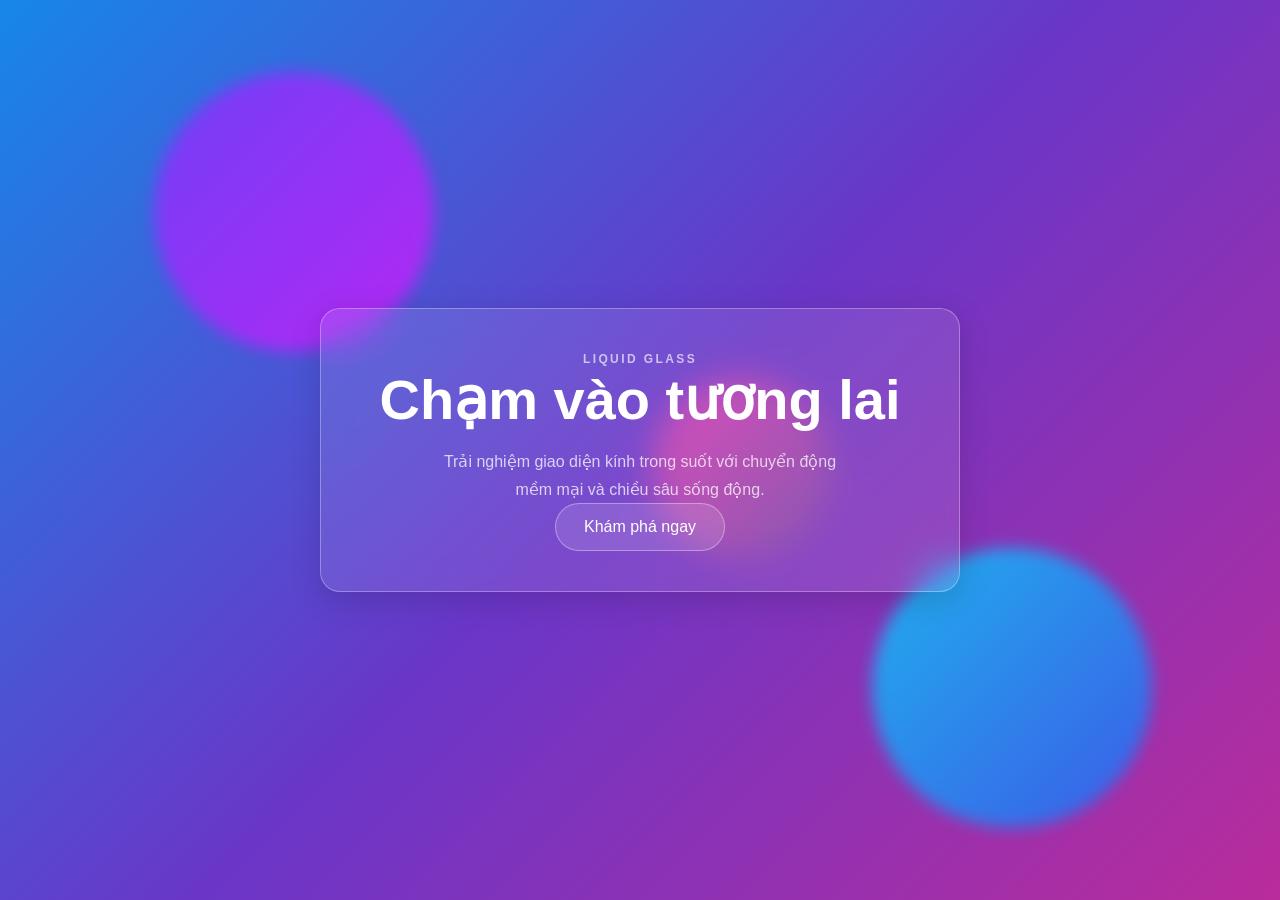
<file: 25CT111_VuThanhUy_125000680/flexbox.html>
<!DOCTYPE html>
<html lang="vi">
<head>
	<meta charset="UTF-8">
	<meta name="viewport" content="width=device-width, initial-scale=1.0">
	<title>Căn giữa bằng Flexbox</title>
	<link rel="stylesheet" href="flexbox.css">
</head>
<body>
	<div class="blob blob-purple" aria-hidden="true"></div>
	<div class="blob blob-cyan" aria-hidden="true"></div>
	<div class="blob blob-pink" aria-hidden="true"></div>

	<main class="card">
		<span class="card-label">LIQUID GLASS</span>
		<h1>Chạm vào tương lai</h1>
		<p>Trải nghiệm giao diện kính trong suốt với chuyển động mềm mại và chiều sâu sống động.</p>
		<button class="glow-button" type="button">Khám phá ngay</button>
	</main>
</body>
</html>
</file>
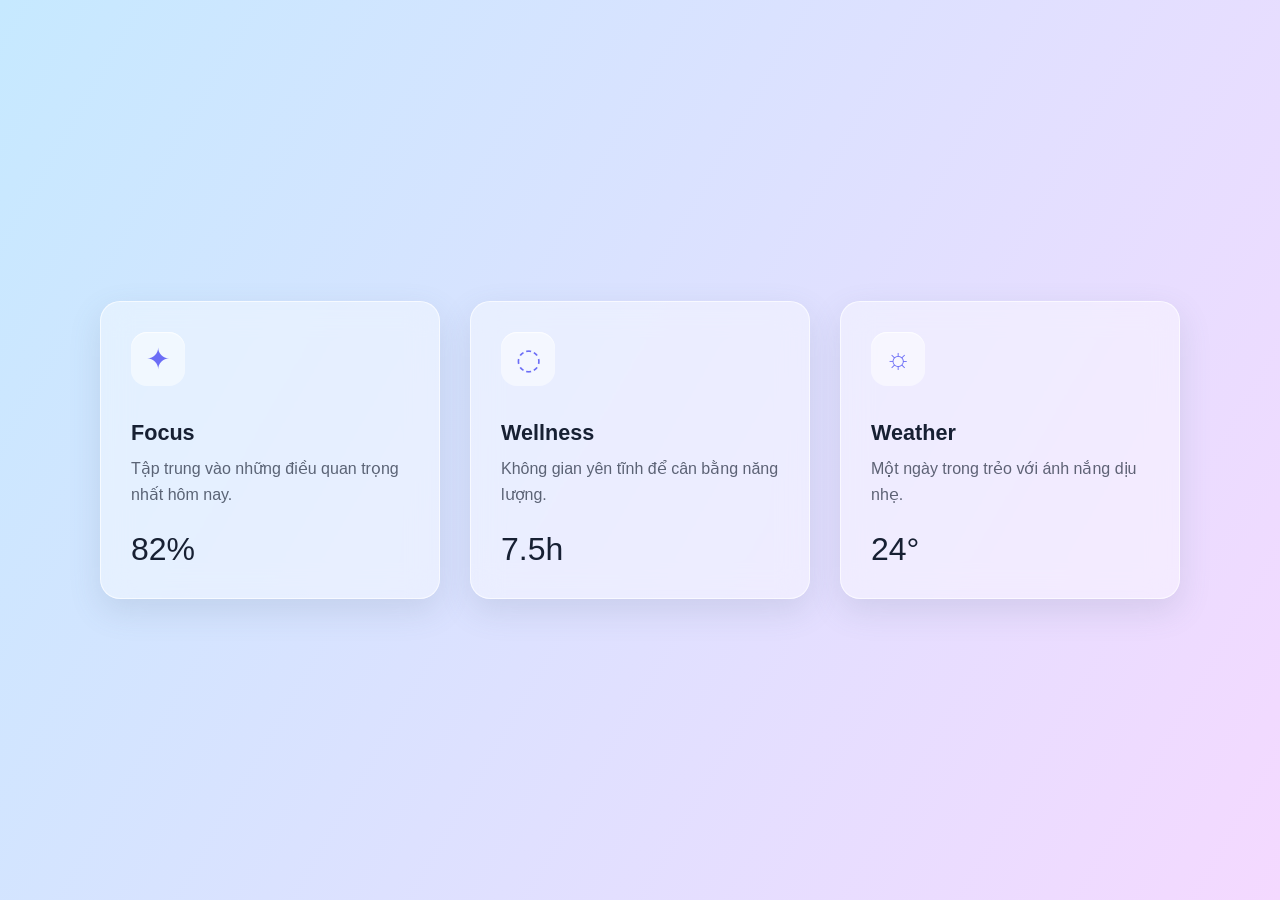
<file: 25CT111_VuThanhUy_125000680/grid.html>
<!DOCTYPE html>
<html lang="vi">
<head>
	<meta charset="UTF-8">
	<meta name="viewport" content="width=device-width, initial-scale=1.0">
	<title>Apple Glass Widgets</title>
	<link rel="stylesheet" href="grid.css">
</head>
<body>
	<main class="grid-container">
		<article class="card">
			<div class="card-content">
				<div class="card-icon" aria-hidden="true">✦</div>
				<h2>Focus</h2>
				<p>Tập trung vào những điều quan trọng nhất hôm nay.</p>
				<strong>82%</strong>
			</div>
		</article>
		<article class="card">
			<div class="card-content">
				<div class="card-icon" aria-hidden="true">◌</div>
				<h2>Wellness</h2>
				<p>Không gian yên tĩnh để cân bằng năng lượng.</p>
				<strong>7.5h</strong>
			</div>
		</article>
		<article class="card">
			<div class="card-content">
				<div class="card-icon" aria-hidden="true">☼</div>
				<h2>Weather</h2>
				<p>Một ngày trong trẻo với ánh nắng dịu nhẹ.</p>
				<strong>24°</strong>
			</div>
		</article>
	</main>
</body>
</html>
</file>
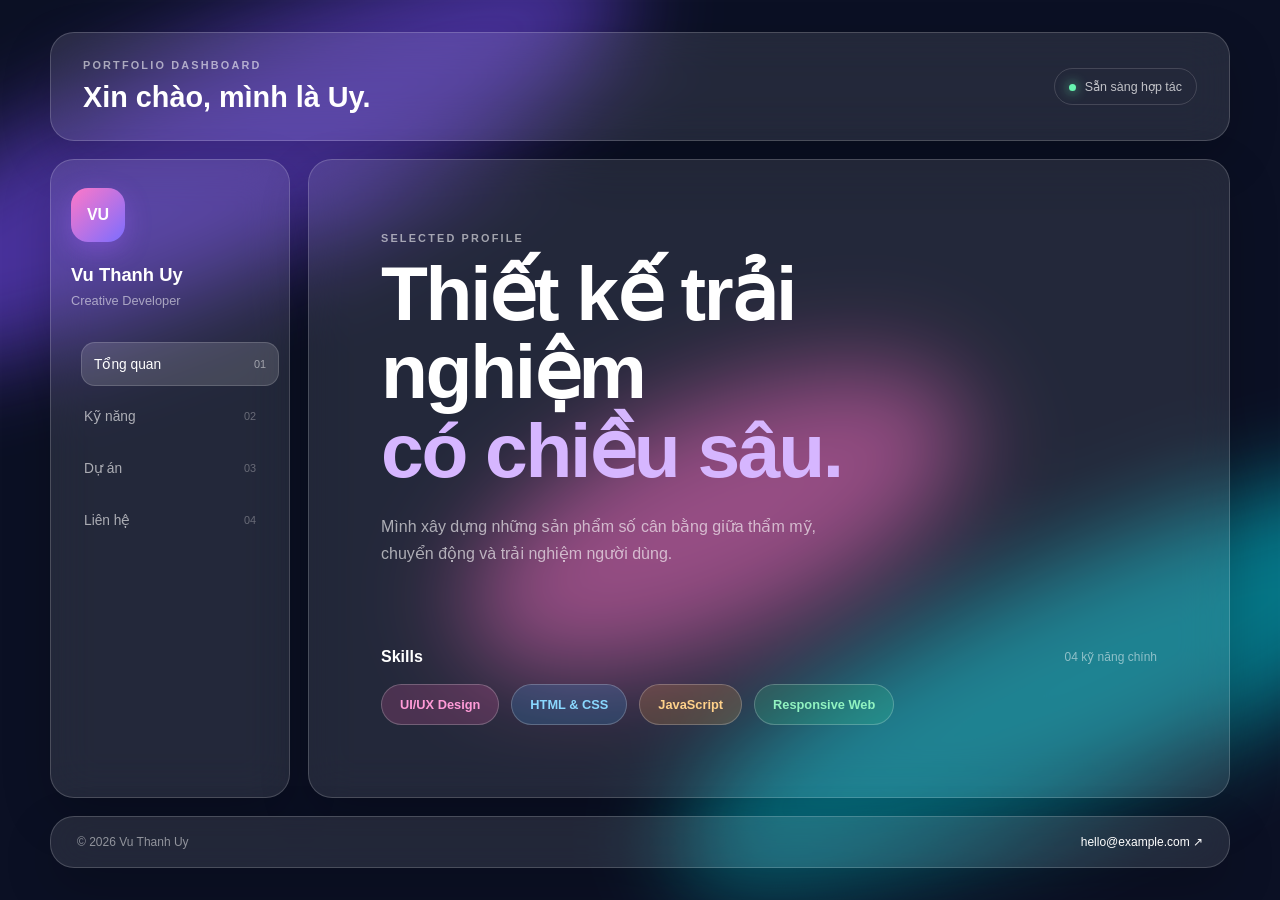
<file: 25CT111_VuThanhUy_125000680/portfolio.html>
<!DOCTYPE html>
<html lang="vi">
<head>
	<meta charset="UTF-8">
	<meta name="viewport" content="width=device-width, initial-scale=1.0">
	<title>Portfolio Dashboard</title>
	<link rel="stylesheet" href="portfolio.css">
</head>
<body>
	<div class="light-wave light-wave-one" aria-hidden="true"></div>
	<div class="light-wave light-wave-two" aria-hidden="true"></div>
	<div class="light-wave light-wave-three" aria-hidden="true"></div>

	<div class="dashboard">
		<header class="glass-panel header">
			<div>
				<span class="eyebrow">PORTFOLIO DASHBOARD</span>
				<h1>Xin chào, mình là Uy.</h1>
			</div>
			<span class="status"><span class="status-dot"></span> Sẵn sàng hợp tác</span>
		</header>

		<aside class="glass-panel sidebar">
			<div class="profile-mark">VU</div>
			<h2>Vu Thanh Uy</h2>
			<p class="role">Creative Developer</p>
			<nav class="menu" aria-label="Điều hướng portfolio">
				<a class="active" href="#overview">Tổng quan <span>01</span></a>
				<a href="#skills">Kỹ năng <span>02</span></a>
				<a href="#projects">Dự án <span>03</span></a>
				<a href="#contact">Liên hệ <span>04</span></a>
			</nav>
		</aside>

		<main class="glass-panel main-content" id="overview">
			<section class="intro">
				<span class="eyebrow">SELECTED PROFILE</span>
				<h2>Thiết kế trải nghiệm<br><em>có chiều sâu.</em></h2>
				<p>Mình xây dựng những sản phẩm số cân bằng giữa thẩm mỹ, chuyển động và trải nghiệm người dùng.</p>
			</section>

			<section class="skills-section" id="skills">
				<div class="section-heading">
					<h3>Skills</h3>
					<span>04 kỹ năng chính</span>
				</div>
				<div class="skills-list">
					<span class="skill-badge badge-pink">UI/UX Design</span>
					<span class="skill-badge badge-blue">HTML &amp; CSS</span>
					<span class="skill-badge badge-orange">JavaScript</span>
					<span class="skill-badge badge-green">Responsive Web</span>
				</div>
			</section>
		</main>

		<footer class="glass-panel footer" id="contact">
			<span>© 2026 Vu Thanh Uy</span>
			<a href="mailto:hello@example.com">hello@example.com <span aria-hidden="true">↗</span></a>
		</footer>
	</div>
</body>
</html>
</file>
<file: hoatdong1.css>
/* ==========================================================================
   BÀI THỰC HÀNH BUỔI 05: WEB ANIMATIONS & PERFORMANCE
   SINH VIÊN: VŨ THÀNH UY | NGÀY SINH: 03/09/2007 (GEN Z)
   CHỦ ĐỀ: CYBERPUNK NEON MƯỢT MÀ, NỔI BẬT
   FILE: hoatdong1.css - MICRO-INTERACTIONS CHO NÚT BẤM CẢM XÚC (.btn-send)
   ========================================================================== */

/* --- BẢNG MÀU MỚI MƯỢT MÀ, NỔI BẬT (DESIGN SYSTEM) --- */
:root {
  /* Màu nền sâu nhưng không bị chìm */
  --bg-primary: #0b0f19;
  --bg-secondary: #111827;
  --bg-card: rgba(17, 24, 39, 0.85);
  --bg-card-hover: rgba(30, 41, 59, 0.9);
  --border-color: rgba(255, 255, 255, 0.12);
  --border-accent: rgba(99, 102, 241, 0.5);

  /* Màu chữ tương phản rõ nét, dễ đọc */
  --text-main: #ffffff;
  --text-muted: #cbd5e1;
  --text-dim: #94a3b8;

  /* Điểm nhấn Neon hiện đại */
  --accent-cyan: #38bdf8;   /* Xanh da trời tươi */
  --accent-blue: #3b82f6;   /* Xanh lam Rõ nét */
  --accent-indigo: #6366f1; /* Tím Chàm */
  --accent-purple: #c084fc; /* Tím Neon sáng */
  --accent-pink: #f43f5e;   /* Hồng cá tính */
  --accent-green: #22c55e;  /* Xanh lá tươi */
  --accent-amber: #fbbf24;  /* Vàng Amber sáng */

  --font-family: 'Inter', -apple-system, BlinkMacSystemFont, 'Segoe UI', Roboto, sans-serif;
  --font-code: 'JetBrains Mono', Consolas, monospace;

  --radius-sm: 8px;
  --radius-md: 14px;
  --radius-lg: 20px;
  --radius-full: 9999px;

  --shadow-sm: 0 4px 6px -1px rgba(0, 0, 0, 0.3);
  --shadow-md: 0 10px 25px -5px rgba(0, 0, 0, 0.5);
  --shadow-glow: 0 0 25px rgba(56, 189, 248, 0.3);
}

/* --- RESET TOÀN CỤC --- */
*, *::before, *::after {
  margin: 0;
  padding: 0;
  box-sizing: border-box;
}

html {
  color-scheme: dark;
}

/* Nền chuyển màu mượt hơn, không bị tối đen xì */
body {
  font-family: var(--font-family);
  background-color: var(--bg-primary);
  color: var(--text-main);
  background-image: 
    radial-gradient(ellipse 80% 50% at 50% -20%, rgba(99, 102, 241, 0.25), transparent),
    radial-gradient(circle at 15% 40%, rgba(56, 189, 248, 0.12), transparent 35%),
    radial-gradient(circle at 85% 65%, rgba(192, 132, 252, 0.12), transparent 35%);
  background-attachment: fixed;
  min-height: 100vh;
  display: flex;
  justify-content: center;
  align-items: center;
  padding: 24px;
  position: relative;
  overflow-x: hidden;
}

/* Ánh sáng nền Ambient Glow */
.ambient-glow {
  position: fixed;
  border-radius: 50%;
  filter: blur(100px);
  pointer-events: none;
  z-index: 0;
}

.glow-1 {
  width: 420px;
  height: 420px;
  top: -100px;
  right: -80px;
  background: radial-gradient(circle, rgba(56, 189, 248, 0.18), transparent 70%);
}

.glow-2 {
  width: 460px;
  height: 460px;
  bottom: -120px;
  left: -100px;
  background: radial-gradient(circle, rgba(192, 132, 252, 0.16), transparent 70%);
}

/* --- CARD TRUNG TÂM HOẠT ĐỘNG 1 --- */
.demo-card {
  position: relative;
  z-index: 1;
  background: var(--bg-card);
  backdrop-filter: blur(16px);
  -webkit-backdrop-filter: blur(16px);
  border: 1px solid var(--border-color);
  border-radius: var(--radius-lg);
  padding: 44px 38px;
  max-width: 580px;
  width: 100%;
  text-align: center;
  box-shadow: var(--shadow-md), 0 20px 45px -10px rgba(0, 0, 0, 0.7);
  transition: border-color 0.3s ease, box-shadow 0.3s ease;
}

.demo-card::before {
  content: "";
  position: absolute;
  top: 0;
  left: 20%;
  right: 20%;
  height: 2px;
  background: linear-gradient(90deg, transparent, var(--accent-cyan), var(--accent-purple), transparent);
}

.demo-card:hover {
  border-color: var(--border-accent);
  box-shadow: var(--shadow-glow), 0 25px 50px -10px rgba(0, 0, 0, 0.8);
}

/* Header & Huy hiệu sinh viên */
.demo-header {
  margin-bottom: 28px;
}

.student-badge {
  display: inline-flex;
  align-items: center;
  gap: 8px;
  background: rgba(99, 102, 241, 0.15);
  border: 1px solid var(--border-accent);
  padding: 6px 14px;
  border-radius: var(--radius-full);
  font-family: var(--font-code);
  font-size: 0.8rem;
  font-weight: 600;
  color: var(--accent-cyan);
  letter-spacing: 0.3px;
  margin-bottom: 18px;
}

.badge-pulse {
  width: 8px;
  height: 8px;
  border-radius: 50%;
  background-color: var(--accent-cyan);
  box-shadow: 0 0 10px var(--accent-cyan);
  animation: pulse-ring 1.8s infinite;
}

@keyframes pulse-ring {
  0%, 100% {
    transform: scale(1);
    opacity: 1;
  }
  50% {
    transform: scale(1.35);
    opacity: 0.4;
  }
}

.demo-header h1 {
  font-size: clamp(1.6rem, 4vw, 2.1rem);
  font-weight: 800;
  line-height: 1.25;
  margin-bottom: 10px;
  background: linear-gradient(135deg, #ffffff 30%, var(--accent-cyan) 75%, var(--accent-purple) 100%);
  -webkit-background-clip: text;
  -webkit-text-fill-color: transparent;
  letter-spacing: -0.5px;
}

.demo-subtitle {
  color: var(--text-muted);
  font-size: 0.95rem;
  line-height: 1.55;
  max-width: 480px;
  margin: 0 auto;
}

/* Sân khấu nút bấm */
.button-stage {
  padding: 32px 0 24px;
  display: flex;
  justify-content: center;
  align-items: center;
}

/* ==========================================================================
   YÊU CẦU ĐỀ BÀI: NÚT BẤM CẢM XÚC (.btn-send) - BẢNG MÀU MỚI
   - Hiệu ứng micro-interactions mượt mà 60 FPS
   - Shimmer Sweep quét sáng lấp lánh khi hover
   - Phản hồi lực nảy chân thực (Tactile feedback)
   ========================================================================== */

.btn-send {
  position: relative;
  display: inline-flex;
  align-items: center;
  justify-content: center;
  gap: 12px;
  padding: 16px 38px;
  font-size: 1.05rem;
  font-weight: 600;
  font-family: var(--font-family);
  color: #ffffff;
  cursor: pointer;
  border: none;
  border-radius: var(--radius-md);
  outline: none;
  overflow: hidden;
  user-select: none;
  -webkit-tap-highlight-color: transparent;

  /* Gradient Neon kết hợp Xanh lam - Tím chàm - Tím neon */
  background: linear-gradient(135deg, var(--accent-blue) 0%, var(--accent-indigo) 55%, var(--accent-purple) 100%);
  box-shadow: 0 4px 16px rgba(99, 102, 241, 0.4), 0 0 0 1px rgba(99, 102, 241, 0.3);

  /* Cấu hình transition cubic-bezier giúp hiệu ứng mượt mà & nảy tự nhiên */
  transition: 
    background 0.3s cubic-bezier(0.34, 1.56, 0.64, 1),
    transform 0.22s cubic-bezier(0.34, 1.56, 0.64, 1),
    box-shadow 0.3s cubic-bezier(0.34, 1.56, 0.64, 1);
}

/* Vệt sáng lướt qua nút bấm khi Hover */
.btn-send::before {
  content: "";
  position: absolute;
  top: 0;
  left: 0;
  width: 100%;
  height: 100%;
  background: linear-gradient(
    115deg,
    transparent 0%,
    transparent 35%,
    rgba(255, 255, 255, 0.5) 50%,
    transparent 65%,
    transparent 100%
  );
  transform: translateX(-130%) skewX(-20deg);
  pointer-events: none;
  transition: transform 0.65s ease;
}

/* Icon SVG chuyển động phóng nhẹ */
.btn-icon {
  width: 20px;
  height: 20px;
  fill: currentColor;
  transition: transform 0.26s cubic-bezier(0.34, 1.56, 0.64, 1);
  flex-shrink: 0;
}

.btn-text {
  position: relative;
  z-index: 2;
  letter-spacing: 0.3px;
}

/* 1. TRẠNG THÁI HOVER: Nâng lên 4px, bung nở bóng đổ Cyan & Purple */
.btn-send:hover {
  transform: translateY(-4px) scale(1.02);
  background: linear-gradient(135deg, var(--accent-cyan) 0%, var(--accent-blue) 45%, var(--accent-purple) 100%);
  box-shadow: 0 12px 28px rgba(56, 189, 248, 0.5), 0 0 25px rgba(192, 132, 252, 0.4);
}

.btn-send:hover::before {
  transform: translateX(130%) skewX(-20deg);
}

.btn-send:hover .btn-icon {
  transform: translateX(4px) translateY(-2px) rotate(-10deg);
}

/* 2. TRẠNG THÁI ACTIVE: Nén lại chân thật, phản hồi tức thì */
.btn-send:active {
  transform: translateY(2px) scale(0.96);
  background: linear-gradient(135deg, #2563eb 0%, #4f46e5 100%);
  box-shadow: 0 2px 8px rgba(37, 99, 235, 0.4);
  transition-duration: 0.08s;
}

.btn-send:active .btn-icon {
  transform: translateX(1px) translateY(0) scale(0.92);
}

.btn-send:focus-visible {
  outline: 3px solid var(--accent-cyan);
  outline-offset: 4px;
}

/* Thanh thông báo phản hồi tương tác */
.click-feedback {
  margin: 6px auto 26px;
  padding: 10px 18px;
  background: rgba(99, 102, 241, 0.1);
  border: 1px dashed var(--border-accent);
  border-radius: var(--radius-sm);
  font-size: 0.86rem;
  color: var(--text-muted);
  display: inline-flex;
  align-items: center;
  gap: 8px;
  max-width: 90%;
  text-align: left;
}

.feedback-dot {
  width: 7px;
  height: 7px;
  border-radius: 50%;
  background-color: var(--accent-amber);
  flex-shrink: 0;
}

.click-feedback strong {
  color: var(--accent-cyan);
}

/* --- BẢNG PHÂN TÍCH 3 TRẠNG THÁI (STATE GUIDES) --- */
.state-guides {
  display: grid;
  grid-template-columns: repeat(3, 1fr);
  gap: 14px;
  margin-top: 10px;
  text-align: left;
}

@media (max-width: 600px) {
  .state-guides {
    grid-template-columns: 1fr;
  }
}

.state-item {
  background: var(--bg-secondary);
  border: 1px solid var(--border-color);
  border-radius: var(--radius-sm);
  padding: 16px 14px;
  transition: transform 0.25s ease, border-color 0.25s ease, background 0.25s ease;
}

.state-item:hover {
  transform: translateY(-2px);
  border-color: var(--border-accent);
  background: var(--bg-card-hover);
}

.state-header {
  display: flex;
  align-items: center;
  gap: 8px;
  margin-bottom: 8px;
}

.state-dot {
  width: 8px;
  height: 8px;
  border-radius: 50%;
}

.dot-idle {
  background-color: var(--accent-cyan);
  box-shadow: 0 0 6px var(--accent-cyan);
}

.dot-hover {
  background-color: var(--accent-purple);
  box-shadow: 0 0 6px var(--accent-purple);
}

.dot-active {
  background-color: var(--accent-pink);
  box-shadow: 0 0 6px var(--accent-pink);
}

.state-badge {
  font-family: var(--font-code);
  font-size: 0.74rem;
  font-weight: 700;
  text-transform: uppercase;
  letter-spacing: 0.5px;
  color: #fff;
}

.state-item p {
  font-size: 0.82rem;
  color: var(--text-muted);
  line-height: 1.45;
}

.state-item code {
  font-family: var(--font-code);
  color: var(--accent-cyan);
  background: rgba(56, 189, 248, 0.12);
  padding: 1px 4px;
  border-radius: 4px;
  font-size: 0.78rem;
}

/* --- FOOTER & NÚT CHUYỂN HOẠT ĐỘNG --- */
.demo-footer {
  margin-top: 32px;
  padding-top: 22px;
  border-top: 1px solid var(--border-color);
  display: flex;
  flex-direction: column;
  align-items: center;
  gap: 16px;
}

.author-info {
  font-size: 0.84rem;
  color: var(--text-dim);
  display: flex;
  flex-wrap: wrap;
  justify-content: center;
  align-items: center;
  gap: 6px;
}

.author-info strong {
  color: var(--accent-cyan);
}

.separator {
  color: var(--border-color);
}

.nav-switch-btn {
  display: inline-flex;
  align-items: center;
  gap: 8px;
  background: rgba(99, 102, 241, 0.15);
  border: 1px solid var(--border-accent);
  color: #ffffff;
  text-decoration: none;
  font-size: 0.88rem;
  font-weight: 600;
  padding: 10px 22px;
  border-radius: var(--radius-full);
  transition: all 0.25s ease;
}

.nav-switch-btn:hover {
  background: var(--accent-indigo);
  color: #ffffff;
  box-shadow: 0 0 20px rgba(99, 102, 241, 0.5);
  transform: translateX(3px);
}
</file>
<file: portfolio.css>
/* ==========================================================================
   DESIGN SYSTEM - CẤU HÌNH BIẾN CSS TOÀN CỤC TẠI :ROOT
   Bao gồm: Mã màu, Khoảng cách (Spacing), Bo góc (Radius), Đổ bóng (Shadow),
            Kích thước bố cục (Layout) và Hiệu ứng chuyển động (Transitions)
   ========================================================================== */

:root {
  /* ==========================================================================
     1. HỆ THỐNG MÃ MÀU (COLOR SYSTEM TOKENS)
     ========================================================================== */

  /* Màu chủ đạo (Primary Color) */
  --primary: #0078d7;
  --primary-hover: #005a9e;
  --primary-light: #e0f2fe;
  --primary-rgb: 0, 120, 215;

  /* Màu phụ (Secondary Color) */
  --secondary: #10b981;
  --secondary-hover: #059669;
  --secondary-light: #ecfdf5;
  --secondary-rgb: 16, 185, 129;

  /* 3 Mức độ xám chuẩn phân cấp thị giác */
  --gray-light: #e2e8f0;      /* Mức 1 - Xám nhạt: Đường viền (border), divider */
  --gray-medium: #64748b;     /* Mức 2 - Xám trung bình: Text phụ, icon, ghi chú */
  --gray-dark: #1e293b;       /* Mức 3 - Xám đậm: Tiêu đề, chữ chính, footer */

  /* Màu nền (Backgrounds) */
  --bg-color: #f0f2f5;        /* Nền tổng thể trang web (body) */
  --bg-surface: #ffffff;      /* Nền thẻ / khối nội dung (card/surface) */
  --bg-subtle: #f8fafc;       /* Nền khối con, item phụ */

  /* Màu trung tính đặc biệt */
  --color-white: #ffffff;
  --color-black: #000000;

  /* Aliases dự phòng tương thích ngược */
  --primary-color: var(--primary);
  --secondary-color: var(--secondary);
  --bg-main: var(--bg-color);
  --bg-card: var(--bg-surface);
  --text-main: var(--gray-dark);
  --text-muted: var(--gray-medium);
  --border-color: var(--gray-light);

  /* ==========================================================================
     2. HỆ THỐNG KHOẢNG CÁCH (SPACING SYSTEM TOKENS)
     Chuẩn hóa theo hệ thống 4px / 8px Grid System
     ========================================================================== */
  --spacing-2xs: 4px;         /* Khoảng cách siêu nhỏ: viền sát, icon margin */
  --spacing-xs:  8px;         /* Khoảng cách nhỏ: gap nhỏ, margin text, padding nút */
  --spacing-sm:  12px;        /* Khoảng cách vừa nhỏ: gap danh sách, padding gọn */
  --spacing-md:  16px;        /* Khoảng cách tiêu chuẩn: padding card con, gap khối */
  --spacing-lg:  20px;        /* Khoảng cách lớn: padding card chính, gap grid */
  --spacing-xl:  24px;        /* Khoảng cách rất lớn: padding sidebar, aside gap */
  --spacing-2xl: 32px;        /* Khoảng cách đặc biệt: padding header, content-box */

  /* ==========================================================================
     3. HỆ THỐNG BO GÓC (BORDER RADIUS TOKENS)
     ========================================================================== */
  --radius-sm:   6px;         /* Bo góc nhỏ: Nút menu, item dự án */
  --radius-md:   10px;        /* Bo góc vừa: Thẻ dịch vụ */
  --radius-lg:   12px;        /* Bo góc lớn: Header, Aside, Content Box, Footer */
  --radius-full: 9999px;      /* Bo tròn dạng viên thuốc (Pill): Thẻ Kỹ năng */

  /* ==========================================================================
     4. HỆ THỐNG ĐỔ BÓNG (BOX SHADOW TOKENS)
     ========================================================================== */
  --shadow-sm:      0 2px 6px rgba(0, 0, 0, 0.05);
  --shadow-md:      0 4px 12px rgba(0, 0, 0, 0.05);
  --shadow-lg:      0 8px 20px rgba(0, 0, 0, 0.08);
  --shadow-primary: 0 4px 15px rgba(var(--primary-rgb), 0.2);
  --shadow-hover:   0 6px 16px rgba(var(--primary-rgb), 0.25);

  /* ==========================================================================
     5. KÍCH THƯỚC BỐ CỤC (LAYOUT SIZING TOKENS)
     ========================================================================== */
  --container-max-width: 1200px;
  --sidebar-width:       250px;

  /* ==========================================================================
     6. HIỆU ỨNG CHUYỂN ĐỘNG (TRANSITION TOKENS)
     ========================================================================== */
  --transition-fast:   all 0.2s ease;
  --transition-normal: all 0.3s ease;
}

/* ==========================================================================
   CSS RESET & CẤU HÌNH CƠ BẢN
   ========================================================================== */

* {
  box-sizing: border-box;
  margin: 0;
  padding: 0;
}

body {
  font-family: 'Segoe UI', Tahoma, Geneva, Verdana, sans-serif;
  background-color: #f1f5f9;
  /* Developer Tech Matrix Grid & Ambient Aurora Glow */
  background-image: 
    radial-gradient(at 0% 0%, rgba(0, 120, 215, 0.09) 0px, transparent 50%),
    radial-gradient(at 100% 20%, rgba(16, 185, 129, 0.07) 0px, transparent 45%),
    radial-gradient(at 50% 90%, rgba(99, 102, 241, 0.06) 0px, transparent 50%),
    linear-gradient(to right, rgba(0, 120, 215, 0.06) 1px, transparent 1px),
    linear-gradient(to bottom, rgba(0, 120, 215, 0.06) 1px, transparent 1px);
  background-size: 100% 100%, 100% 100%, 100% 100%, 36px 36px, 36px 36px;
  background-attachment: fixed;
  color: var(--gray-dark);
  line-height: 1.6;
  position: relative;
  min-height: 100vh;
}

/* Watermark code </> chìm mờ ảo ở góc trái màn hình chuẩn lập trình viên */
body::before {
  content: "</>";
  position: fixed;
  bottom: 30px;
  left: 20px;
  font-family: 'Consolas', 'Courier New', monospace;
  font-size: 12rem;
  font-weight: 900;
  color: rgba(0, 120, 215, 0.035);
  pointer-events: none;
  z-index: 0;
  user-select: none;
  line-height: 1;
}

/* Watermark { code } chìm ở góc phải trên */
body::after {
  content: "{ dev }";
  position: fixed;
  top: 70px;
  right: 30px;
  font-family: 'Consolas', 'Courier New', monospace;
  font-size: 6rem;
  font-weight: 800;
  color: rgba(0, 120, 215, 0.03);
  pointer-events: none;
  z-index: 0;
  user-select: none;
}

/* ==========================================================================
   LAYOUT GRID TỔNG THỂ (DESKTOP)
   ========================================================================== */

.container {
  position: relative;
  z-index: 1;
  display: grid;
  grid-template-areas:
    "header  header"
    "sidebar main"
    "footer  footer";
  grid-template-columns: var(--sidebar-width) 1fr;
  grid-template-rows: auto 1fr auto;
  min-height: 100vh;
  gap: var(--spacing-lg);
  max-width: var(--container-max-width);
  margin: 0 auto;
  padding: var(--spacing-lg);
}

/* ==========================================================================
   HEADER
   ========================================================================== */

header {
  grid-area: header;
  background: linear-gradient(135deg, var(--primary), var(--secondary));
  background-size: 200% 200%;
  color: var(--color-white);
  text-align: center;
  padding: var(--spacing-2xl) var(--spacing-lg);
  border-radius: var(--radius-lg);
  box-shadow: var(--shadow-primary);
  transition: var(--transition-normal);
  animation: gradientShift 8s ease infinite;
}

header:hover {
  transform: scale(0.99);
  box-shadow: var(--shadow-hover);
}

header h1 {
  font-size: 2rem;
  margin-bottom: var(--spacing-xs);
}

header p {
  font-size: 1.1rem;
  opacity: 0.95;
}

.header-top-bar {
  display: flex;
  justify-content: flex-end;
  margin-bottom: var(--spacing-sm);
}

.theme-toggle-btn {
  background: rgba(255, 255, 255, 0.2);
  border: 1px solid rgba(255, 255, 255, 0.4);
  color: var(--color-white);
  padding: 6px 14px;
  border-radius: var(--radius-full);
  font-size: 0.85rem;
  font-weight: 600;
  cursor: pointer;
  display: inline-flex;
  align-items: center;
  gap: 6px;
  backdrop-filter: blur(8px);
  transition: var(--transition-fast);
}

.theme-toggle-btn:hover {
  background: rgba(255, 255, 255, 0.35);
  transform: translateY(-2px);
  box-shadow: 0 4px 12px rgba(0, 0, 0, 0.15);
}

/* ==========================================================================
   SIDEBAR (ASIDE)
   ========================================================================== */

aside {
  grid-area: sidebar;
  background: var(--bg-surface);
  border: 1px solid var(--gray-light);
  padding: var(--spacing-xl);
  border-radius: var(--radius-lg);
  box-shadow: var(--shadow-md);
  display: flex;
  flex-direction: column;
  gap: var(--spacing-xl);
  height: fit-content;
}

/* [Hiệu ứng 2: CARD FLIP EFFECT - lật rotateY(180deg) khi hover] */
.profile-card {
  perspective: 1000px;
  height: 200px;
}

.card-flip-inner {
  position: relative;
  width: 100%;
  height: 100%;
  text-align: center;
  transition: transform 0.6s cubic-bezier(0.4, 0, 0.2, 1);
  transform-style: preserve-3d;
  cursor: pointer;
}

.profile-card:hover .card-flip-inner {
  transform: rotateY(180deg);
}

.card-flip-front,
.card-flip-back {
  position: absolute;
  width: 100%;
  height: 100%;
  backface-visibility: hidden;
  -webkit-backface-visibility: hidden;
  border-radius: var(--radius-md);
  display: flex;
  flex-direction: column;
  align-items: center;
  justify-content: center;
  padding: var(--spacing-sm);
  border: 1px solid var(--gray-light);
}

.card-flip-front {
  background: var(--bg-subtle);
}

.card-flip-front .avatar {
  font-size: 3rem;
  margin-bottom: var(--spacing-2xs);
}

.card-flip-front h3 {
  font-size: 1.2rem;
  color: var(--gray-dark);
}

.card-flip-front .role {
  color: var(--primary);
  font-weight: 600;
  font-size: 0.9rem;
}

.flip-hint {
  font-size: 0.72rem;
  color: var(--gray-medium);
  margin-top: 6px;
}

.card-flip-back {
  background: linear-gradient(135deg, var(--primary), var(--primary-hover));
  color: var(--color-white);
  transform: rotateY(180deg);
  gap: 6px;
  box-shadow: var(--shadow-md);
}

.card-flip-back h4 {
  font-size: 0.95rem;
  color: var(--color-white);
  margin-bottom: 4px;
}

.card-flip-back p {
  font-size: 0.82rem;
  color: rgba(255, 255, 255, 0.95);
}

.sidebar-nav h4,
.sidebar-info h4 {
  font-size: 1rem;
  margin-bottom: var(--spacing-sm);
  color: var(--gray-medium);
  text-transform: uppercase;
  letter-spacing: 0.5px;
}

.sidebar-nav ul {
  list-style: none;
  max-height: 0;
  overflow: hidden;
  opacity: 0;
  transform: translateY(-6px);
  transition: max-height 0.4s cubic-bezier(0.4, 0, 0.2, 1), opacity 0.3s ease, transform 0.3s ease;
}

/* Khi bấm vào nút hamburger: Menu trượt mở ra mượt mà */
.menu-checkbox:checked ~ #nav-list {
  max-height: 350px;
  opacity: 1;
  transform: translateY(0);
  margin-top: var(--spacing-sm);
}

.sidebar-nav ul li {
  margin-bottom: var(--spacing-xs);
}

.sidebar-nav ul li a {
  color: var(--gray-dark);
  text-decoration: none;
  font-weight: 500;
  display: block;
  padding: var(--spacing-xs) var(--spacing-sm);
  border-radius: var(--radius-sm);
  transition: var(--transition-fast);
}

.sidebar-nav ul li a:hover,
.sidebar-nav ul li a.active {
  background-color: var(--primary-light);
  color: var(--primary);
  font-weight: 600;
}

.sidebar-info p {
  font-size: 0.9rem;
  margin-bottom: var(--spacing-2xs);
  color: var(--gray-medium);
}

/* ==========================================================================
   MAIN CONTENT
   ========================================================================== */

main {
  grid-area: main;
  display: flex;
  flex-direction: column;
  gap: var(--spacing-lg);
}

.content-box {
  background: var(--bg-surface);
  border: 1px solid var(--gray-light);
  padding: var(--spacing-xl) var(--spacing-2xl);
  border-radius: var(--radius-lg);
  box-shadow: var(--shadow-md);
  transition: var(--transition-normal);
}

.content-box:hover {
  transform: translateY(-3px);
  border-color: var(--primary);
  box-shadow: var(--shadow-lg);
}

.content-box h2 {
  font-size: 1.4rem;
  color: var(--primary);
  margin-bottom: var(--spacing-md);
  border-bottom: 2px solid var(--gray-light);
  padding-bottom: var(--spacing-xs);
}

.about-desc {
  font-size: 1rem;
  line-height: 1.7;
  color: var(--gray-dark);
}

/* ==========================================================================
   KỸ NĂNG (SKILLS - FLEXBOX)
   ========================================================================== */

.skills {
  display: flex;
  flex-wrap: wrap;
  gap: var(--spacing-md);
  justify-content: center;
  padding: var(--spacing-sm) 0;
}

.skill {
  background-color: var(--primary);
  color: var(--color-white);
  padding: var(--spacing-sm) var(--spacing-lg);
  border-radius: var(--radius-full);
  font-weight: 600;
  font-size: 0.95rem;
  box-shadow: var(--shadow-primary);
  transition: var(--transition-normal);
  cursor: default;
}

.skill:hover {
  background-color: var(--primary-hover);
  transform: translateY(-3px);
  box-shadow: var(--shadow-hover);
}

/* ==========================================================================
   DỊCH VỤ (SERVICES - CSS GRID)
   Desktop (> 1024px): 4 CỘT
   ========================================================================== */

.services-grid {
  display: grid;
  grid-template-columns: repeat(4, 1fr);
  gap: var(--spacing-md);
  margin-top: var(--spacing-sm);
}

.service-card {
  background: var(--bg-subtle);
  border: 1px solid var(--gray-light);
  border-radius: var(--radius-md);
  padding: var(--spacing-lg) var(--spacing-sm);
  text-align: center;
  display: flex;
  flex-direction: column;
  align-items: center;
  transition: var(--transition-normal);
}

.service-card:hover {
  transform: translateY(-4px);
  border-color: var(--primary);
  box-shadow: var(--shadow-hover);
  background: var(--bg-surface);
}

.service-icon {
  font-size: 2.2rem;
  margin-bottom: var(--spacing-sm);
}

.service-card h3 {
  font-size: 1.05rem;
  color: var(--gray-dark);
  margin-bottom: var(--spacing-xs);
}

.service-card p {
  font-size: 0.88rem;
  color: var(--gray-medium);
  line-height: 1.5;
}

/* ==========================================================================
   DỰ ÁN (PROJECTS)
   ========================================================================== */

.project-list {
  list-style: none;
  display: flex;
  flex-direction: column;
  gap: var(--spacing-sm);
}

.project-list li {
  background: var(--bg-subtle);
  border: 1px solid var(--gray-light);
  border-left: 4px solid var(--primary);
  padding: var(--spacing-md);
  border-radius: var(--radius-sm);
  transition: var(--transition-fast);
}

.project-list li:hover {
  transform: translateX(5px);
  border-left-color: var(--secondary);
  box-shadow: var(--shadow-md);
}

.project-list h3 {
  font-size: 1.1rem;
  margin-bottom: var(--spacing-2xs);
  color: var(--gray-dark);
}

.project-list p {
  font-size: 0.95rem;
  color: var(--gray-medium);
}

/* ==========================================================================
   LIÊN HỆ & LIÊN KẾT
   ========================================================================== */

.content-box a {
  color: var(--primary);
  text-decoration: none;
  font-weight: 600;
  transition: var(--transition-fast);
}

.content-box a:hover {
  color: var(--secondary);
  text-decoration: underline;
}

/* ==========================================================================
   FOOTER
   ========================================================================== */

footer {
  grid-area: footer;
  background: var(--gray-dark);
  color: var(--gray-light);
  border-top: 3px solid var(--primary);
  text-align: center;
  padding: var(--spacing-lg);
  border-radius: var(--radius-lg);
  font-size: 0.95rem;
}

/* ==========================================================================
   KEYFRAME ANIMATIONS
   ========================================================================== */

@keyframes gradientShift {
  0% { background-position: 0% 50%; }
  50% { background-position: 100% 50%; }
  100% { background-position: 0% 50%; }
}

/* ==========================================================================
   RESPONSIVE DESIGN CHO TABLET (769px - 1024px)
   Khu vực "Dịch vụ": Chuyển từ 4 Cột Desktop sang 2 Cột Tablet
   ========================================================================== */

@media (max-width: 1024px) {
  .services-grid {
    grid-template-columns: repeat(2, 1fr);
    gap: var(--spacing-md);
  }
}

/* ==========================================================================
   RESPONSIVE DESIGN CHO MOBILE (< 768px)
   - Layout tổng thể: 2 cột Desktop (Sidebar + Main) thành 1 cột dọc
   - Khu vực "Dịch vụ": 2 cột Tablet thành 1 Cột Mobile duy nhất
   ========================================================================== */

@media (max-width: 768px) {
  /* 1. Đưa Container Grid từ 2 cột Desktop về 1 cột dọc duy nhất */
  .container {
    grid-template-areas:
      "header"
      "sidebar"
      "main"
      "footer";
    grid-template-columns: 1fr;
    grid-template-rows: auto;
    padding: var(--spacing-sm);
    gap: var(--spacing-md);
  }

  /* 2. Header gọn gàng hơn trên màn hình di động */
  header {
    padding: var(--spacing-lg) var(--spacing-md);
  }

  header h1 {
    font-size: 1.5rem;
    margin-bottom: var(--spacing-2xs);
  }

  header p {
    font-size: 0.95rem;
  }

  /* 3. Sidebar (Thẻ thông tin cá nhân & Điều hướng) */
  aside {
    padding: var(--spacing-lg) var(--spacing-md);
    gap: var(--spacing-lg);
  }

  .profile-card .avatar {
    font-size: 2.8rem;
    margin-bottom: var(--spacing-xs);
  }

  .profile-card h3 {
    font-size: 1.15rem;
  }

  .profile-card .role {
    font-size: 0.9rem;
  }

  /* Chuyển Menu điều hướng thành dạng nút chạm (Touch-friendly Grid 2 cột) */
  .sidebar-nav ul {
    display: grid;
    grid-template-columns: repeat(2, 1fr);
    gap: var(--spacing-xs);
  }

  .sidebar-nav ul li {
    margin-bottom: 0;
  }

  .sidebar-nav ul li:last-child {
    grid-column: span 2;
  }

  .sidebar-nav ul li a {
    text-align: center;
    padding: var(--spacing-sm) var(--spacing-xs);
    font-size: 0.9rem;
    background-color: var(--bg-subtle);
    border: 1px solid var(--gray-light);
  }

  .sidebar-nav ul li a:hover {
    background-color: var(--primary-light);
  }

  /* 4. Main Content và các Content Box */
  main {
    gap: var(--spacing-md);
  }

  .content-box {
    padding: var(--spacing-lg) var(--spacing-md);
  }

  .content-box h2 {
    font-size: 1.25rem;
    margin-bottom: var(--spacing-sm);
  }

  .about-desc {
    font-size: 0.95rem;
    line-height: 1.6;
  }

  /* 5. Thẻ Kỹ năng (Skills) */
  .skills {
    gap: var(--spacing-sm);
    padding: var(--spacing-xs) 0;
  }

  .skill {
    padding: var(--spacing-xs) var(--spacing-md);
    font-size: 0.85rem;
  }

  /* 6. Dịch vụ (Services) - 1 CỘT TRÊN MOBILE */
  .services-grid {
    grid-template-columns: 1fr;
    gap: var(--spacing-sm);
  }

  .service-card {
    padding: var(--spacing-md) var(--spacing-sm);
  }

  /* 7. Danh sách dự án */
  .project-list {
    gap: var(--spacing-sm);
  }

  .project-list li {
    padding: var(--spacing-md);
  }

  .project-list h3 {
    font-size: 1.05rem;
  }

  .project-list p {
    font-size: 0.9rem;
  }

  /* 8. Footer trên Mobile */
  footer {
    padding: var(--spacing-md);
    font-size: 0.85rem;
  }

  /* Tương tác Mobile cho Hamburger Menu */
  .sidebar-nav ul {
    max-height: 0;
    overflow: hidden;
    opacity: 0;
    transition: max-height 0.4s ease, opacity 0.3s ease;
  }

  .menu-checkbox:checked ~ #nav-list {
    max-height: 350px;
    opacity: 1;
    margin-top: var(--spacing-sm);
  }
}

/* ==========================================================================
   CÁC HIỆU ỨNG TƯƠNG TÁC CHUYÊN NGHIỆP (BUỔI 5 + 6 CSS CHALLENGES)
   ========================================================================== */

/* --------------------------------------------------------------------------
   [Hiệu ứng 1: FLOATING ACTION BUTTON (FAB) - NÚT TRÒN "LIÊN HỆ" CỐ ĐỊNH GÓC MÀN HÌNH]
   -------------------------------------------------------------------------- */
.fab-contact {
  position: fixed;
  bottom: 28px;
  right: 28px;
  z-index: 999;
  width: 64px;
  height: 64px;
  border-radius: 50%;
  display: flex;
  flex-direction: column;
  align-items: center;
  justify-content: center;
  background: linear-gradient(135deg, var(--primary), var(--primary-hover));
  color: var(--color-white);
  text-decoration: none;
  box-shadow: 0 4px 15px rgba(var(--primary-rgb), 0.4);
  animation: fabPulse 2s infinite;
  transition: transform 0.25s ease, box-shadow 0.25s ease;
}

.fab-contact:hover {
  transform: translateY(-3px) scale(1.06);
  box-shadow: 0 8px 25px rgba(var(--primary-rgb), 0.55);
  color: var(--color-white);
}

.fab-icon {
  font-size: 1.25rem;
  line-height: 1;
}

.fab-text {
  font-size: 0.68rem;
  font-weight: 700;
  letter-spacing: 0.3px;
  line-height: 1.2;
  margin-top: 2px;
}

@keyframes fabPulse {
  0% {
    box-shadow: 0 0 0 0 rgba(var(--primary-rgb), 0.7);
  }
  70% {
    box-shadow: 0 0 0 16px rgba(var(--primary-rgb), 0);
  }
  100% {
    box-shadow: 0 0 0 0 rgba(var(--primary-rgb), 0);
  }
}

/* --------------------------------------------------------------------------
   [Hiệu ứng 3: TYPING EFFECT BẰNG CSS THUẦN - KHÔNG DÙNG JAVASCRIPT]
   -------------------------------------------------------------------------- */
.typing-container {
  display: flex;
  justify-content: center;
  margin-top: var(--spacing-xs);
}

.typing-text {
  display: inline-block;
  font-family: 'Consolas', 'Courier New', monospace;
  font-size: 1.15rem;
  font-weight: 600;
  color: var(--color-white);
  white-space: nowrap;
  overflow: hidden;
  border-right: 2px solid var(--color-white);
  width: 0;
  /* 28 ký tự tính cả 3 dấu chấm: "Tôi là một Web Developer..." */
  animation:
    typingText 4s steps(28, end) infinite alternate,
    blinkCaret 0.75s step-end infinite;
}

@keyframes typingText {
  0% { width: 0; }
  50%, 100% { width: 28ch; }
}

@keyframes blinkCaret {
  from, to { border-color: transparent; }
  50% { border-color: var(--color-white); }
}

/* --------------------------------------------------------------------------
   [Hiệu ứng 4: PARALLAX IMAGE BANNER - BACKGROUND-ATTACHMENT: FIXED]
   -------------------------------------------------------------------------- */
.parallax-banner {
  background-image: 
    linear-gradient(rgba(15, 23, 42, 0.7), rgba(15, 23, 42, 0.7)),
    url('https://images.unsplash.com/photo-1517694712202-14dd9538aa97?auto=format&fit=crop&w=1200&q=80');
  background-attachment: fixed;
  background-position: center;
  background-repeat: no-repeat;
  background-size: cover;
  border-radius: var(--radius-lg);
  padding: 55px 24px;
  min-height: 200px;
  display: flex;
  align-items: center;
  justify-content: center;
  text-align: center;
  color: var(--color-white);
  box-shadow: var(--shadow-md);
  margin: var(--spacing-sm) 0;
}

.parallax-overlay h3 {
  font-size: 1.35rem;
  font-weight: 700;
  margin-bottom: 6px;
  text-shadow: 0 2px 4px rgba(0, 0, 0, 0.5);
}

.parallax-overlay p {
  font-size: 0.95rem;
  opacity: 0.95;
}

.parallax-overlay code {
  background: rgba(255, 255, 255, 0.2);
  padding: 2px 6px;
  border-radius: 4px;
  font-family: monospace;
}

/* --------------------------------------------------------------------------
   [Hiệu ứng 5: MODERN HAMBURGER MENU BIẾN ĐỔI THÀNH 'X' BẰNG CSS TRANSITIONS]
   -------------------------------------------------------------------------- */
.sidebar-header-row {
  display: flex;
  justify-content: space-between;
  align-items: center;
  margin-bottom: var(--spacing-xs);
}

.sidebar-header-row h4 {
  font-size: 1rem;
  color: var(--gray-medium);
  text-transform: uppercase;
  margin-bottom: 0;
}

.menu-checkbox {
  display: none;
}

.hamburger-btn {
  width: 36px;
  height: 36px;
  background: var(--bg-subtle);
  border: 1px solid var(--gray-light);
  border-radius: var(--radius-sm);
  display: flex;
  flex-direction: column;
  justify-content: center;
  align-items: center;
  gap: 5px;
  cursor: pointer;
  transition: var(--transition-fast);
}

.hamburger-btn:hover {
  background: var(--primary-light);
  border-color: var(--primary);
}

.hamburger-btn .bar {
  width: 20px;
  height: 2.5px;
  background-color: var(--primary);
  border-radius: 2px;
  transition: transform 0.3s cubic-bezier(0.4, 0, 0.2, 1), opacity 0.25s ease;
  transform-origin: center;
}

/* Biến đổi 3 gạch thành dấu 'X' mượt mà khi người dùng mở Menu */
.menu-checkbox:checked ~ .sidebar-header-row .hamburger-btn .bar-1,
.menu-checkbox:checked + .hamburger-btn .bar-1 {
  transform: translateY(7.5px) rotate(45deg);
}

.menu-checkbox:checked ~ .sidebar-header-row .hamburger-btn .bar-2,
.menu-checkbox:checked + .hamburger-btn .bar-2 {
  opacity: 0;
  transform: scaleX(0);
}

.menu-checkbox:checked ~ .sidebar-header-row .hamburger-btn .bar-3,
.menu-checkbox:checked + .hamburger-btn .bar-3 {
  transform: translateY(-7.5px) rotate(-45deg);
}

/* --------------------------------------------------------------------------
   [Hiệu ứng 6: SKILL BAR ANIMATION - CHẠY TỪ 0% ĐẾN ĐÍCH KHI TẢI TRANG]
   -------------------------------------------------------------------------- */
.skill-bars {
  display: flex;
  flex-direction: column;
  gap: var(--spacing-sm);
  margin-top: var(--spacing-lg);
  padding-top: var(--spacing-md);
  border-top: 1px dashed var(--gray-light);
}

.skill-bar-item {
  width: 100%;
}

.skill-bar-header {
  display: flex;
  justify-content: space-between;
  font-size: 0.88rem;
  font-weight: 600;
  color: var(--gray-dark);
  margin-bottom: 6px;
}

.skill-bar-track {
  width: 100%;
  height: 8px;
  background: var(--gray-light);
  border-radius: var(--radius-full);
  overflow: hidden;
}

.skill-bar-fill {
  height: 100%;
  border-radius: var(--radius-full);
  background: linear-gradient(90deg, #38bdf8, var(--primary));
}

.fill-html {
  width: 90%;
  animation: loadFillHtml 1.5s cubic-bezier(0.1, 0.45, 0.1, 1) forwards;
}

.fill-css {
  width: 85%;
  animation: loadFillCss 1.5s cubic-bezier(0.1, 0.45, 0.1, 1) forwards;
}

.fill-js {
  width: 80%;
  animation: loadFillJs 1.5s cubic-bezier(0.1, 0.45, 0.1, 1) forwards;
}

@keyframes loadFillHtml {
  from { width: 0%; }
  to { width: 90%; }
}

@keyframes loadFillCss {
  from { width: 0%; }
  to { width: 85%; }
}

@keyframes loadFillJs {
  from { width: 0%; }
  to { width: 80%; }
}

/* ==========================================================================
   CHẾ ĐỘ SÁNG / TỐI (DARK MODE & LIGHT MODE SYSTEM)
   ========================================================================== */
body {
  transition: background-color 0.3s ease, color 0.3s ease;
}

body.dark-mode {
  /* Ghi đè biến CSS Design System sang bảng màu Dark Theme */
  --bg-color: #080c14;
  --bg-surface: #131c2e;
  --bg-subtle: #0d1524;
  --gray-dark: #f8fafc;
  --gray-medium: #94a3b8;
  --gray-light: #1e293b;
  --text-main: #f8fafc;
  --text-muted: #94a3b8;
  --border-color: #1e293b;
  --primary-light: rgba(56, 189, 248, 0.15);
  
  --shadow-sm: 0 2px 8px rgba(0, 0, 0, 0.4);
  --shadow-md: 0 4px 14px rgba(0, 0, 0, 0.45);
  --shadow-lg: 0 8px 24px rgba(0, 0, 0, 0.55);

  /* Developer Cyber Matrix Grid cho Dark Mode */
  background-color: #070b14;
  background-image: 
    radial-gradient(at 0% 0%, rgba(56, 189, 248, 0.15) 0px, transparent 50%),
    radial-gradient(at 100% 15%, rgba(139, 92, 246, 0.12) 0px, transparent 45%),
    radial-gradient(at 50% 85%, rgba(16, 185, 129, 0.08) 0px, transparent 50%),
    linear-gradient(to right, rgba(56, 189, 248, 0.07) 1px, transparent 1px),
    linear-gradient(to bottom, rgba(56, 189, 248, 0.07) 1px, transparent 1px);
  background-size: 100% 100%, 100% 100%, 100% 100%, 36px 36px, 36px 36px;
  background-attachment: fixed;
}

body.dark-mode::before {
  color: rgba(56, 189, 248, 0.04);
}

body.dark-mode::after {
  color: rgba(56, 189, 248, 0.035);
}

.content-box,
aside {
  backdrop-filter: blur(12px);
  -webkit-backdrop-filter: blur(12px);
}

body.dark-mode .content-box,
body.dark-mode aside {
  background: rgba(19, 28, 46, 0.92);
  border-color: var(--gray-light);
  color: var(--gray-dark);
}

body.dark-mode .about-desc,
body.dark-mode .sidebar-info p {
  color: var(--gray-medium);
}

body.dark-mode .card-flip-front {
  background: var(--bg-surface);
  border-color: var(--gray-light);
}

body.dark-mode .card-flip-front h3 {
  color: var(--gray-dark);
}

body.dark-mode .sidebar-nav ul li a {
  color: var(--gray-dark);
  background-color: var(--bg-subtle);
  border: 1px solid var(--gray-light);
}

body.dark-mode .sidebar-nav ul li a:hover,
body.dark-mode .sidebar-nav ul li a.active {
  background-color: var(--primary-light);
  color: #38bdf8;
  border-color: #38bdf8;
}

body.dark-mode .hamburger-btn {
  background: var(--bg-surface);
  border-color: var(--gray-light);
}

body.dark-mode .hamburger-btn .bar {
  background-color: #38bdf8;
}

body.dark-mode .service-card,
body.dark-mode .project-list li {
  background: var(--bg-surface);
  border-color: var(--gray-light);
}

body.dark-mode .service-card h3,
body.dark-mode .project-list h3 {
  color: var(--gray-dark);
}

body.dark-mode .service-card p,
body.dark-mode .project-list p {
  color: var(--gray-medium);
}

body.dark-mode .service-card:hover,
body.dark-mode .project-list li:hover {
  background: var(--bg-subtle);
  border-color: #38bdf8;
}

body.dark-mode .skill-bar-track {
  background: #334155;
}

body.dark-mode footer {
  background: #020617;
  border-top-color: #38bdf8;
  color: var(--gray-medium);
}
</file>
<file: 25CT111_VuThanhUy_125000680/flexbox.css>
* {
	box-sizing: border-box;
}

html,
body {
	margin: 0;
}

body {
	min-height: 100vh;
	display: flex;
	justify-content: center;
	align-items: center;
	padding: 24px;
	font-family: Arial, sans-serif;
	background: #080914;
	color: #ffffff;
}

.blob {
	position: absolute;
	width: 280px;
	height: 280px;
	border-radius: 50%;
	filter: blur(8px);
	opacity: 0.75;
	z-index: 0;
	animation: float 12s ease-in-out infinite;
}

.blob-purple {
	top: 8%;
	left: 12%;
	background: linear-gradient(135deg, #8b2cff, #d51cff);
}

.blob-cyan {
	right: 10%;
	bottom: 8%;
	background: linear-gradient(135deg, #00d9ff, #176bff);
	animation-delay: -4s;
}

.blob-pink {
	top: 42%;
	right: 35%;
	width: 180px;
	height: 180px;
	background: linear-gradient(135deg, #ff3cac, #784ba0);
	animation-delay: -8s;
}

.card {
	position: relative;
	z-index: 1;
	width: min(100%, 560px);
	padding: 48px;
	text-align: center;
	background: rgba(255, 255, 255, 0.05);
	backdrop-filter: blur(25px);
	-webkit-backdrop-filter: blur(25px);
	border: 1px solid rgba(255, 255, 255, 0.2);
	box-shadow: 0 8px 32px 0 rgba(0, 0, 0, 0.37);
	border-radius: 24px;
	transition: all 0.4s ease;
}

.card:hover {
	transform: translateY(-10px) scale(1.02);
	border-color: rgba(255, 255, 255, 0.5);
}

.card-label {
	font-size: 0.75rem;
	font-weight: 700;
	letter-spacing: 0.2em;
	color: rgba(255, 255, 255, 0.65);
}

.card h1 {
	margin: 16px 0;
	font-size: clamp(2rem, 5vw, 3.5rem);
}

.card p {
	margin: 0 auto 32px;
	max-width: 420px;
	line-height: 1.7;
	color: rgba(255, 255, 255, 0.75);
}

.glow-button {
	padding: 14px 28px;
	border: 1px solid rgba(255, 255, 255, 0.35);
	border-radius: 999px;
	background: rgba(255, 255, 255, 0.12);
	color: #ffffff;
	font: inherit;
	cursor: pointer;
	transition: all 0.4s ease;
}

.glow-button:hover {
	border-color: rgba(255, 255, 255, 0.8);
	background: rgba(255, 255, 255, 0.2);
	box-shadow: 0 0 24px rgba(0, 217, 255, 0.65), 0 0 48px rgba(139, 44, 255, 0.35);
	transform: translateY(-3px);
}

@keyframes float {
	0%,
	100% {
		transform: translate(0, 0) scale(1);
	}
	33% {
		transform: translate(30px, -24px) scale(1.08);
	}
	66% {
		transform: translate(-24px, 22px) scale(0.94);
	}
}

@media (max-width: 600px) {
	.card {
		padding: 36px 24px;
	}

	.blob {
		width: 210px;
		height: 210px;
	}
}
* {
	box-sizing: border-box;
}

html,
body {
	margin: 0;
}

body {
	min-height: 100vh;
	display: flex;
	justify-content: center;
	align-items: center;
	padding: 24px;
	font-family: Arial, sans-serif;
	background: linear-gradient(135deg, #1687e8, #6a36c8, #b92c9b);
	color: #ffffff;
}

.card {
	width: min(100%, 640px);
	padding: 40px;
	text-align: center;
	background: rgba(255, 255, 255, 0.1);
	backdrop-filter: blur(15px);
	-webkit-backdrop-filter: blur(15px);
	border: 1px solid rgba(255, 255, 255, 0.3);
	box-shadow: 0 8px 32px rgba(0, 0, 0, 0.15);
	border-radius: 20px;
}

.card h1 {
	margin-top: 0;
}

.card p {
	margin-bottom: 0;
}
</file>
<file: 25CT111_VuThanhUy_125000680/grid.css>
* {
	box-sizing: border-box;
}

html,
body {
	margin: 0;
}

body {
	min-height: 100vh;
	display: grid;
	place-items: center;
	padding: 40px 24px;
	font-family: Arial, sans-serif;
	color: #172033;
	background: linear-gradient(120deg, #c6e9ff, #f4d9ff, #d4f9e5, #ffe5c7);
	background-size: 300% 300%;
	animation: mesh-shift 18s ease infinite;
}

.grid-container {
	display: grid;
	grid-template-columns: repeat(3, 1fr);
	gap: 30px;
	width: min(100%, 1080px);
}

.card {
	min-height: 280px;
	padding: 30px;
	background: rgba(255, 255, 255, 0.42);
	backdrop-filter: blur(15px);
	-webkit-backdrop-filter: blur(15px);
	border: 1px solid rgba(255, 255, 255, 0.65);
	border-radius: 20px;
	box-shadow: 0 12px 32px rgba(93, 111, 138, 0.16);
	transition: 0.3s cubic-bezier(0.25, 0.8, 0.25, 1);
}

.card-content {
	transition: 0.3s cubic-bezier(0.25, 0.8, 0.25, 1);
}

.card-icon {
	display: grid;
	place-items: center;
	width: 54px;
	height: 54px;
	margin-bottom: 34px;
	border-radius: 16px;
	background: rgba(255, 255, 255, 0.5);
	color: #6b6df6;
	font-size: 1.8rem;
	box-shadow: inset 0 1px 1px rgba(255, 255, 255, 0.8);
}

.card h2 {
	margin: 0 0 10px;
	font-size: 1.35rem;
}

.card p {
	min-height: 48px;
	margin: 0 0 24px;
	line-height: 1.6;
	color: rgba(23, 32, 51, 0.68);
}

.card strong {
	font-size: 2rem;
	font-weight: 500;
}

.grid-container:has(.card:hover) .card:not(:hover) {
	opacity: 0.58;
}

.card:hover {
	transform: translateY(-12px);
	box-shadow: 0 28px 55px rgba(69, 82, 122, 0.3);
}

.card:hover .card-content {
	transform: translateY(-3px);
}

@keyframes mesh-shift {
	0%,
	100% {
		background-position: 0% 50%;
	}
	50% {
		background-position: 100% 50%;
	}
}

@media (max-width: 760px) {
	.grid-container {
		grid-template-columns: 1fr;
		max-width: 420px;
	}
}
</file>
<file: 25CT111_VuThanhUy_125000680/portfolio.css>
* {
	box-sizing: border-box;
}

html,
body {
	margin: 0;
}

body {
	position: relative;
	min-height: 100vh;
	overflow-x: hidden;
	padding: 32px;
	font-family: Arial, sans-serif;
	color: #ffffff;
	background: #0b1024;
}

.light-wave {
	position: fixed;
	width: 70vw;
	height: 18vw;
	min-height: 140px;
	max-height: 240px;
	border-radius: 50%;
	filter: blur(45px);
	opacity: 0.55;
	transform: rotate(-24deg);
	animation: wave-float 16s ease-in-out infinite;
	pointer-events: none;
}

.light-wave-one {
	top: 5%;
	left: -18%;
	background: #7b4dff;
}

.light-wave-two {
	right: -20%;
	bottom: 12%;
	background: #00c8d7;
	animation-delay: -6s;
}

.light-wave-three {
	top: 45%;
	left: 35%;
	width: 42vw;
	background: #f35bb9;
	animation-delay: -11s;
}

.dashboard {
	position: relative;
	z-index: 1;
	display: grid;
	grid-template-columns: 240px minmax(0, 1fr);
	grid-template-rows: auto 1fr auto;
	grid-template-areas:
		"header header"
		"sidebar main"
		"footer footer";
	gap: 18px;
	width: min(100%, 1180px);
	min-height: calc(100vh - 64px);
	margin: 0 auto;
}

.glass-panel {
	background: rgba(255, 255, 255, 0.1);
	backdrop-filter: blur(22px);
	-webkit-backdrop-filter: blur(22px);
	border: 1px solid rgba(255, 255, 255, 0.18);
	border-radius: 24px;
	box-shadow: 0 18px 50px rgba(0, 0, 0, 0.2);
}

.header {
	display: flex;
	grid-area: header;
	align-items: center;
	justify-content: space-between;
	padding: 26px 32px;
}

.eyebrow {
	display: block;
	margin-bottom: 10px;
	font-size: 0.68rem;
	font-weight: 700;
	letter-spacing: 0.2em;
	color: rgba(255, 255, 255, 0.58);
}

.header h1,
.intro h2,
.sidebar h2,
.section-heading h3 {
	margin: 0;
}

.header h1 {
	font-size: clamp(1.2rem, 2.5vw, 1.8rem);
}

.status {
	padding: 10px 14px;
	border: 1px solid rgba(255, 255, 255, 0.15);
	border-radius: 999px;
	font-size: 0.78rem;
	color: rgba(255, 255, 255, 0.72);
}

.status-dot {
	display: inline-block;
	width: 7px;
	height: 7px;
	margin-right: 5px;
	border-radius: 50%;
	background: #68f6b0;
	box-shadow: 0 0 12px #68f6b0;
}

.sidebar {
	grid-area: sidebar;
	padding: 28px 20px;
}

.profile-mark {
	display: grid;
	place-items: center;
	width: 54px;
	height: 54px;
	margin-bottom: 22px;
	border-radius: 17px;
	background: linear-gradient(135deg, #ff78c8, #7b6dff);
	font-weight: 700;
	box-shadow: 0 8px 24px rgba(166, 96, 255, 0.35);
}

.sidebar h2 {
	font-size: 1.15rem;
}

.role {
	margin: 7px 0 34px;
	font-size: 0.8rem;
	color: rgba(255, 255, 255, 0.55);
}

.menu {
	display: grid;
	gap: 8px;
}

.menu a {
	display: flex;
	align-items: center;
	justify-content: space-between;
	padding: 13px 12px;
	border: 1px solid transparent;
	border-radius: 14px;
	color: rgba(255, 255, 255, 0.62);
	font-size: 0.86rem;
	text-decoration: none;
	transition: 0.3s ease;
}

.menu a span {
	font-size: 0.68rem;
	opacity: 0.5;
}

.menu a:hover,
.menu a.active {
	transform: translateX(10px);
	border-color: rgba(255, 255, 255, 0.16);
	background: rgba(255, 255, 255, 0.14);
	color: #ffffff;
}

.main-content {
	display: flex;
	grid-area: main;
	flex-direction: column;
	justify-content: space-between;
	min-width: 0;
	padding: clamp(30px, 6vw, 72px);
}

.intro {
	max-width: 620px;
}

.intro h2 {
	font-size: clamp(2.2rem, 6vw, 5rem);
	line-height: 1.02;
	letter-spacing: -0.03em;
}

.intro h2 em {
	color: #d6b6ff;
	font-style: normal;
}

.intro p {
	max-width: 470px;
	margin: 24px 0 0;
	line-height: 1.7;
	color: rgba(255, 255, 255, 0.62);
}

.skills-section {
	margin-top: 70px;
}

.section-heading {
	display: flex;
	align-items: center;
	justify-content: space-between;
	margin-bottom: 18px;
}

.section-heading h3 {
	font-size: 1rem;
}

.section-heading span {
	font-size: 0.75rem;
	color: rgba(255, 255, 255, 0.5);
}

.skills-list {
	display: flex;
	flex-wrap: wrap;
	gap: 12px;
}

.skill-badge {
	position: relative;
	overflow: hidden;
	padding: 12px 18px;
	border: 1px solid rgba(255, 255, 255, 0.22);
	border-radius: 999px;
	font-size: 0.8rem;
	font-weight: 700;
	transition: 0.3s ease;
}

.skill-badge::after {
	position: absolute;
	content: "";
	top: 50%;
	left: 50%;
	width: 0;
	height: 0;
	border-radius: 50%;
	background: rgba(255, 255, 255, 0.35);
	transform: translate(-50%, -50%);
	transition: 0.3s ease;
}

.skill-badge:hover {
	transform: scale(1.1);
	border-color: #ffffff;
	box-shadow: 0 0 22px currentColor;
}

.skill-badge:hover::after {
	width: 180px;
	height: 180px;
	opacity: 0;
}

.badge-pink { color: #ff9bd8; background: rgba(255, 100, 185, 0.18); }
.badge-blue { color: #8ad8ff; background: rgba(55, 169, 255, 0.18); }
.badge-orange { color: #ffd18a; background: rgba(255, 166, 63, 0.18); }
.badge-green { color: #91f3c1; background: rgba(61, 218, 143, 0.18); }

.footer {
	display: flex;
	grid-area: footer;
	align-items: center;
	justify-content: space-between;
	padding: 18px 26px;
	font-size: 0.75rem;
	color: rgba(255, 255, 255, 0.5);
}

.footer a {
	color: #ffffff;
	text-decoration: none;
}

@keyframes wave-float {
	0%,
	100% {
		transform: translate(0, 0) rotate(-24deg) scale(1);
	}
	50% {
		transform: translate(8vw, 4vh) rotate(-17deg) scale(1.12);
	}
}

@media (max-width: 760px) {
	body {
		padding: 18px;
	}

	.dashboard {
		grid-template-columns: 1fr;
		grid-template-areas:
			"header"
			"sidebar"
			"main"
			"footer";
		min-height: calc(100vh - 36px);
	}

	.header,
	.footer {
		align-items: flex-start;
		flex-direction: column;
		gap: 16px;
	}

	.main-content {
		padding: 36px 26px;
	}

	.skills-section {
		margin-top: 52px;
	}
}
</file>
